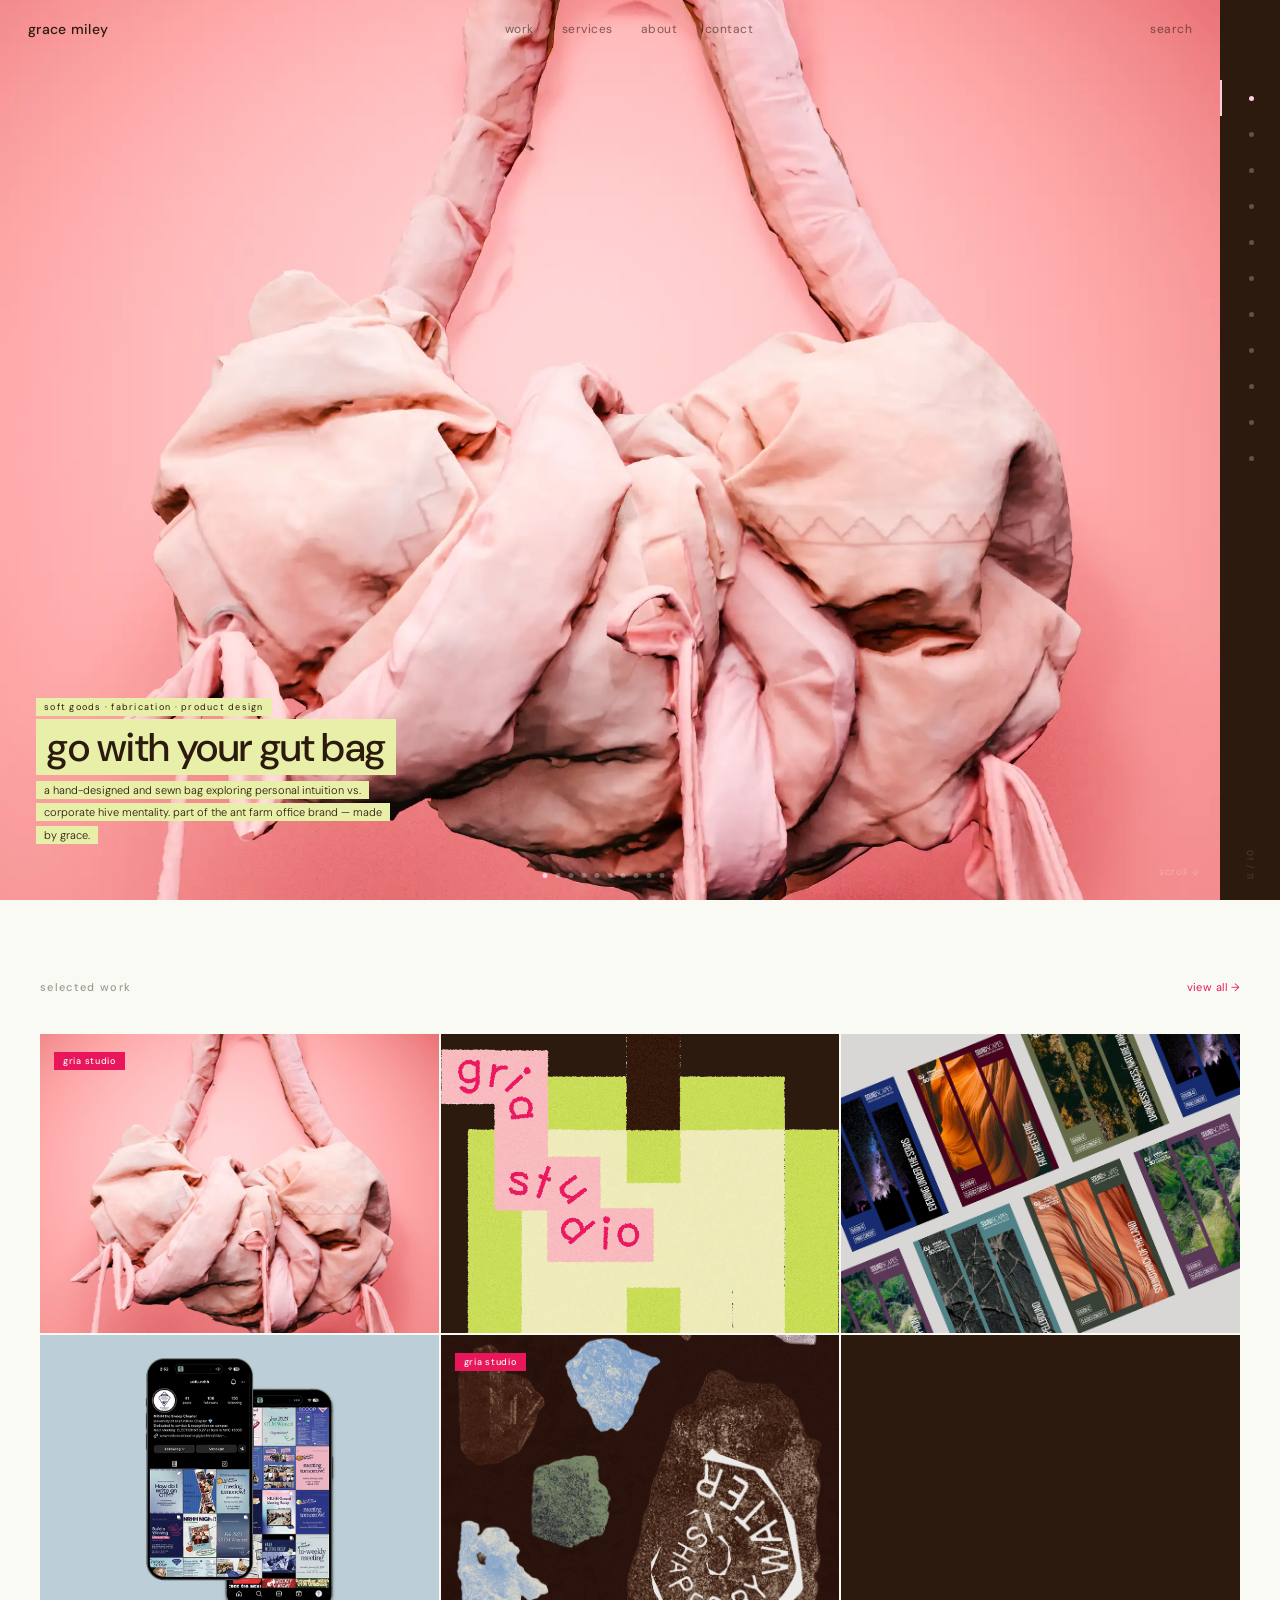
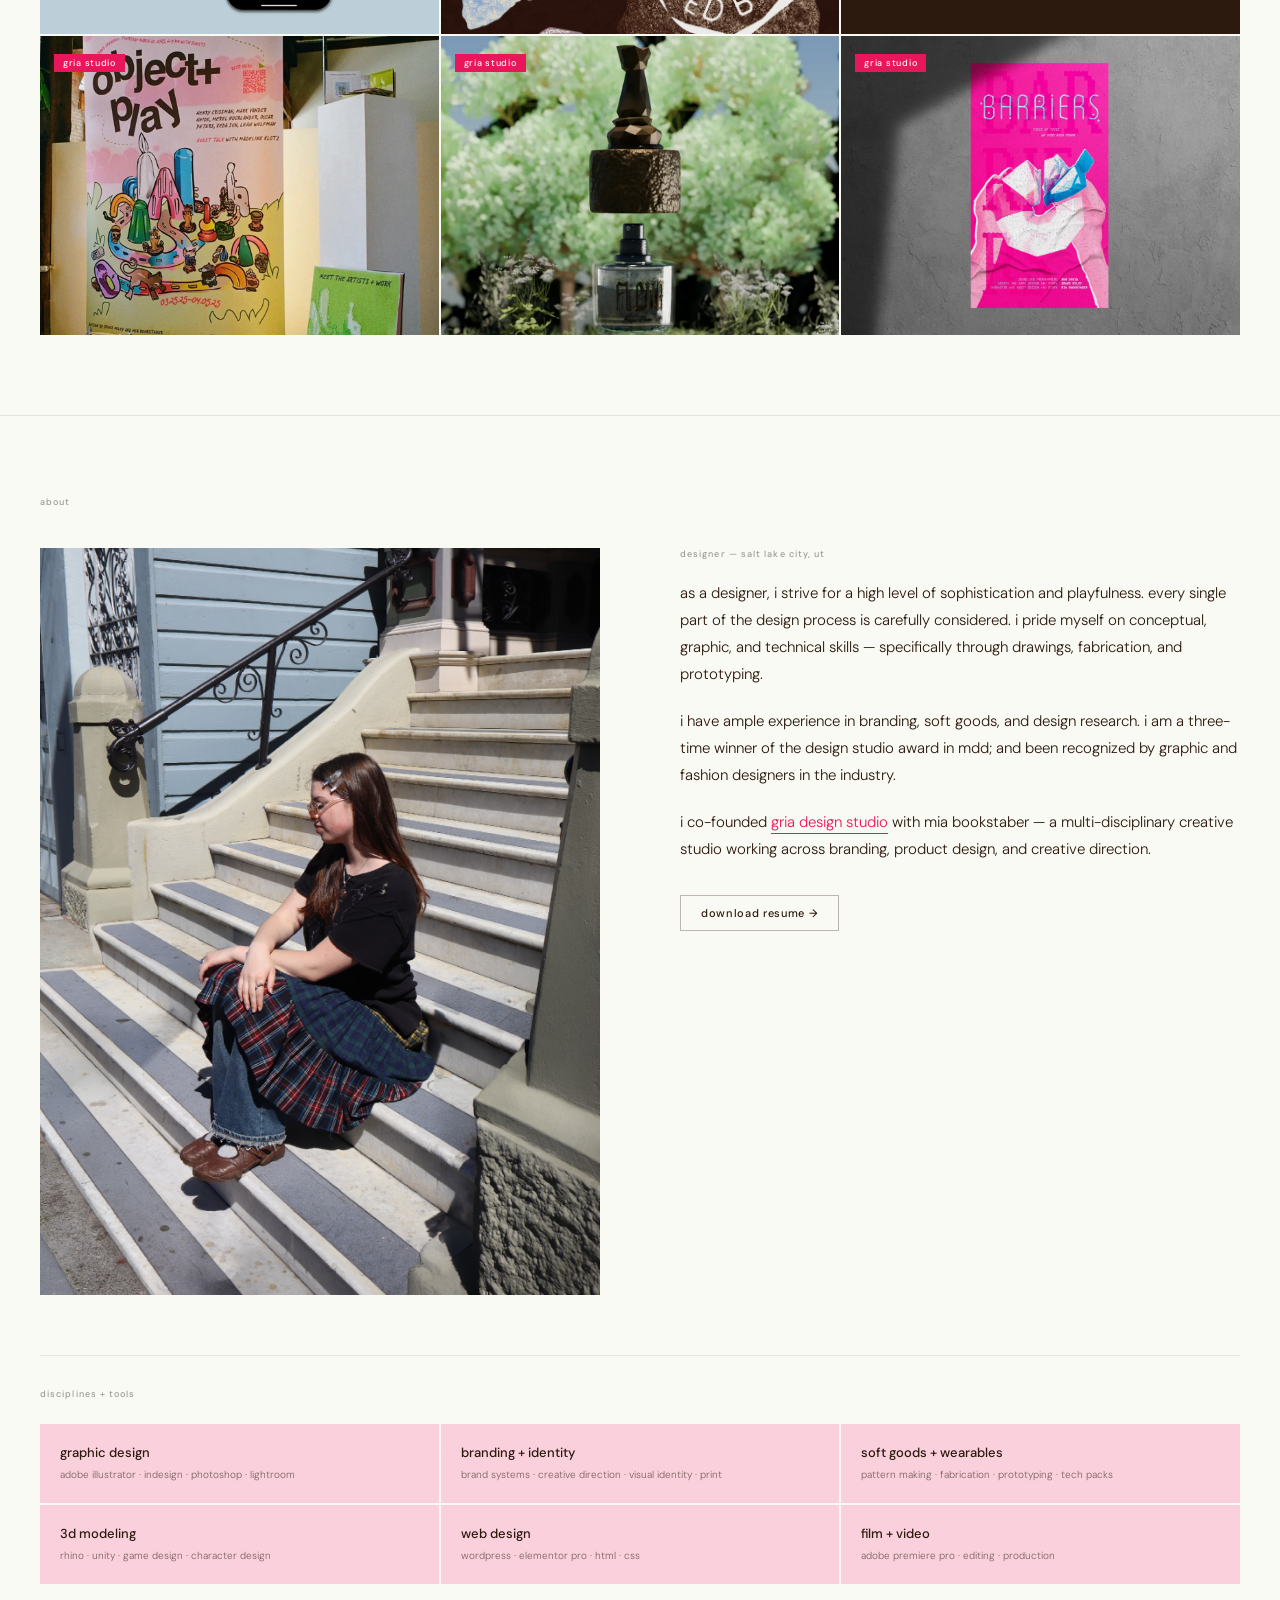
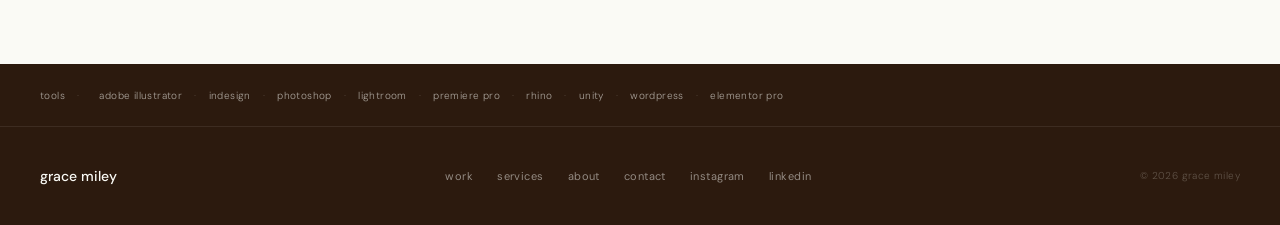
<file: index.html>
<!DOCTYPE html>
<html lang="en">
<head>
<meta charset="UTF-8">
<link rel="icon" href="data:image/svg+xml,<svg xmlns='http://www.w3.org/2000/svg' viewBox='0 0 32 32'><rect width='32' height='32' fill='%232C1A0E'/><text x='50%' y='50%' dominant-baseline='central' text-anchor='middle' font-family='DM Sans,sans-serif' font-weight='500' font-size='13' fill='%23FAFAF5'>gm</text></svg>">
<meta name="viewport" content="width=device-width, initial-scale=1.0">
<title>grace miley — designer</title>
<link href="https://fonts.googleapis.com/css2?family=DM+Sans:wght@300;400;500&display=swap" rel="stylesheet">
<style>
*, *::before, *::after { box-sizing: border-box; margin: 0; padding: 0; }
html, body { margin: 0; padding: 0; overflow-x: hidden; }

:root {
  --pink:      #F9D0DC;
  --blush:     #F4A0B8;
  --hot-pink:  #E8175C;
  --brown:     #2C1A0E;
  --off-white: #FAFAF5;
  --lime:      #C8DE6A;
  --pale-lime: #E8EFA8;
  --sky:       #7BBDD4;
  --stone:     #9C9A92;
}

html { scroll-behavior: smooth; margin: 0; padding: 0; }

body {
  font-family: 'DM Sans', sans-serif;
  font-weight: 400;
  background: var(--off-white);
  color: var(--brown);
  text-transform: lowercase;
  -webkit-font-smoothing: antialiased;
}

a { text-decoration: none; color: inherit; }

/* ============ HEADER ============ */
header {
  position: fixed;
  top: 0;
  left: 0;
  width: calc(100% - 60px);
  z-index: 100;
  display: flex;
  align-items: center;
  justify-content: space-between;
  padding: 20px 28px;
  pointer-events: none;
  background: transparent;
  border: none;
}

header * { pointer-events: all; }

.logo {
  font-size: 14px;
  font-weight: 500;
  color: var(--brown);
  letter-spacing: 0.02em;
  transition: color 0.3s;
}

nav { display: flex; gap: 28px; }

nav a {
  font-size: 12px;
  font-weight: 400;
  color: rgba(44,26,14,0.6);
  letter-spacing: 0.04em;
  transition: color 0.2s;
}

nav a:hover { color: var(--brown); }

/* dark-header: white text over hero */
header.dark-header .logo { color: var(--off-white); }
header.dark-header nav a { color: rgba(250,250,245,0.75); }
header.dark-header nav a:hover { color: var(--off-white); }

/* ============ HERO ============ */
.hero {
  display: flex;
  height: 100vh;
  min-height: 600px;
  overflow: hidden;
  margin-top: 0;
}

.hero-main {
  position: relative;
  flex: 1;
  overflow: hidden;
  background: var(--brown);
}

.hero-bg {
  position: absolute;
  inset: 0;
  background-size: cover;
  background-position: center center;
  background-repeat: no-repeat;
  transition: opacity 0.7s ease;
}

.hero-text {
  position: absolute;
  bottom: 36px;
  left: 36px;
  right: 36px;
  z-index: 10;
}

.hero-label {
  display: inline-block;
  font-size: 9px;
  font-weight: 400;
  color: var(--brown);
  letter-spacing: 0.14em;
  background: var(--pale-lime);
  padding: 3px 8px;
  margin-bottom: 8px;
}

.hero-title {
  display: inline;
  font-size: 40px;
  font-weight: 500;
  color: var(--brown);
  line-height: 1.15;
  letter-spacing: -0.01em;
  background: var(--pale-lime);
  padding: 2px 10px;
  box-decoration-break: clone;
  -webkit-box-decoration-break: clone;
}

.hero-title-wrap {
  display: block;
  margin-bottom: 8px;
}

.hero-desc {
  display: inline;
  font-size: 11px;
  font-weight: 300;
  color: var(--brown);
  line-height: 1.8;
  background: var(--pale-lime);
  padding: 2px 8px;
  box-decoration-break: clone;
  -webkit-box-decoration-break: clone;
}

.hero-desc-wrap {
  display: block;
  max-width: 360px;
  margin-bottom: 18px;
}

.hero-btn {
  display: inline-block;
  font-size: 11px;
  font-weight: 400;
  color: var(--brown);
  background: var(--pale-lime);
  padding: 8px 18px;
  letter-spacing: 0.06em;
  transition: background 0.2s;
}

.hero-btn:hover { background: var(--lime); }

.hero-dots {
  position: absolute;
  bottom: 22px;
  left: 50%;
  transform: translateX(-50%);
  display: flex;
  gap: 8px;
  z-index: 10;
}

.hero-dot {
  width: 5px;
  height: 5px;
  border-radius: 50%;
  background: rgba(250,250,245,0.3);
  cursor: pointer;
  border: none;
  padding: 0;
  transition: background 0.3s;
}

.hero-dot.active { background: var(--pink); }

.hero-scroll {
  position: absolute;
  bottom: 22px;
  right: 20px;
  font-size: 10px;
  font-weight: 300;
  color: rgba(250,250,245,0.3);
  letter-spacing: 0.06em;
  z-index: 10;
}

/* ============ SIDEBAR ============ */
.hero-sidebar {
  margin-top: 0;
  border-top: none;
  outline: none;
  width: 60px;
  min-width: 60px;
  background: var(--brown);
  display: flex;
  flex-direction: column;
  align-items: center;
  padding: 80px 0 20px;
  position: relative;
  z-index: 20;
}

.side-item {
  width: 100%;
  height: 36px;
  display: flex;
  align-items: center;
  justify-content: center;
  cursor: pointer;
  position: relative;
  border-left: 2px solid transparent;
  transition: border-color 0.25s;
}

.side-item.active { border-left-color: var(--pink); }

.side-dot {
  width: 5px;
  height: 5px;
  border-radius: 50%;
  background: rgba(250,250,245,0.25);
  transition: background 0.25s;
}

.side-item.active .side-dot { background: var(--pink); }

.side-tooltip {
  position: absolute;
  right: 64px;
  background: var(--brown);
  color: var(--off-white);
  font-size: 10px;
  font-weight: 400;
  white-space: nowrap;
  padding: 5px 12px;
  pointer-events: none;
  opacity: 0;
  transition: opacity 0.2s;
  border-left: 2px solid var(--hot-pink);
  z-index: 30;
}

.side-item:hover .side-tooltip { opacity: 1; }

.side-num {
  position: absolute;
  bottom: 20px;
  font-size: 9px;
  color: rgba(250,250,245,0.2);
  font-weight: 300;
  writing-mode: vertical-lr;
  letter-spacing: 0.1em;
}

/* ============ PROJECT GRID ============ */
.projects {
  padding: 80px 40px;
  background: var(--off-white);
}

.projects-header {
  display: flex;
  align-items: baseline;
  justify-content: space-between;
  margin-bottom: 40px;
}

.projects-header h2 {
  font-size: 11px;
  font-weight: 500;
  letter-spacing: 0.12em;
  color: var(--stone);
}

.projects-header a {
  font-size: 11px;
  font-weight: 400;
  color: var(--hot-pink);
  letter-spacing: 0.04em;
  transition: opacity 0.2s;
}

.projects-header a:hover { opacity: 0.7; }

.grid {
  display: grid;
  grid-template-columns: repeat(3, 1fr);
  gap: 2px;
}

.grid-item {
  position: relative;
  aspect-ratio: 4/3;
  overflow: hidden;
  cursor: pointer;
  background: var(--brown);
}

.grid-item img {
  width: 100%;
  height: 100%;
  object-fit: cover;
  display: block;
  transition: transform 0.5s ease, opacity 0.3s ease;
}

.grid-item:hover img {
  transform: scale(1.04);
  opacity: 0.7;
}

.grid-item-info {
  position: absolute;
  bottom: 0;
  left: 0;
  right: 0;
  padding: 20px;
  opacity: 0;
  transition: opacity 0.3s;
  z-index: 10;
}

.grid-item:hover .grid-item-info { opacity: 1; }

.grid-item-title {
  display: inline;
  font-size: 14px;
  font-weight: 500;
  color: var(--brown);
  background: var(--pale-lime);
  padding: 2px 6px;
  box-decoration-break: clone;
  -webkit-box-decoration-break: clone;
  line-height: 1.6;
}

.grid-item-label {
  display: block;
  margin-top: 6px;
}

.grid-item-cat {
  display: inline;
  font-size: 9px;
  font-weight: 400;
  color: var(--brown);
  background: var(--pale-lime);
  padding: 2px 6px;
  letter-spacing: 0.08em;
  box-decoration-break: clone;
  -webkit-box-decoration-break: clone;
}

.gria-pill {
  display: inline-block;
  font-size: 9px;
  font-weight: 500;
  color: var(--off-white);
  background: var(--hot-pink);
  padding: 3px 9px;
  letter-spacing: 0.08em;
  position: absolute;
  top: 14px;
  left: 14px;
  z-index: 10;
}

/* ============ ABOUT BLURB ============ */
.about-blurb {
  padding: 80px 40px;
  display: grid;
  grid-template-columns: 1fr 1fr;
  gap: 80px;
  align-items: center;
  border-top: 1px solid rgba(44,26,14,0.1);
}

.about-blurb-label {
  font-size: 9px;
  font-weight: 500;
  letter-spacing: 0.12em;
  color: var(--stone);
  margin-bottom: 20px;
}

.about-blurb p {
  font-size: 15px;
  font-weight: 300;
  line-height: 1.8;
  color: var(--brown);
  margin-bottom: 24px;
}

.about-blurb a {
  font-size: 12px;
  font-weight: 500;
  color: var(--hot-pink);
  letter-spacing: 0.04em;
  border-bottom: 1px solid var(--hot-pink);
  padding-bottom: 2px;
  transition: opacity 0.2s;
}

.about-blurb a:hover { opacity: 0.7; }

.about-blurb-right {
  display: flex;
  flex-direction: column;
  gap: 2px;
}

.skill-tag {
  display: inline-block;
  font-size: 10px;
  font-weight: 400;
  color: var(--brown);
  background: var(--pink);
  padding: 6px 12px;
  margin: 2px;
  letter-spacing: 0.04em;
}

/* ============ SKILLS STRIP ============ */
.skills-strip {
  background: var(--brown);
  padding: 24px 40px;
  display: flex;
  flex-wrap: wrap;
  gap: 12px;
  align-items: center;
  border-top: 1px solid rgba(44,26,14,0.1);
}

.skills-strip-label {
  font-size: 9px;
  font-weight: 500;
  letter-spacing: 0.12em;
  color: rgba(250,250,245,0.4);
  margin-right: 8px;
}

.skills-strip span {
  font-size: 10px;
  font-weight: 300;
  color: rgba(250,250,245,0.6);
  letter-spacing: 0.04em;
}

.skills-strip span::after {
  content: '·';
  margin-left: 12px;
  color: rgba(250,250,245,0.2);
}

.skills-strip span:last-child::after { content: ''; }

/* ============ FOOTER ============ */
footer {
  background: var(--brown);
  padding: 40px;
  display: flex;
  align-items: center;
  justify-content: space-between;
  border-top: 1px solid rgba(250,250,245,0.08);
}

.footer-logo {
  font-size: 14px;
  font-weight: 500;
  color: var(--off-white);
}

.footer-links {
  display: flex;
  gap: 24px;
}

.footer-links a {
  font-size: 11px;
  font-weight: 400;
  color: rgba(250,250,245,0.5);
  letter-spacing: 0.04em;
  transition: color 0.2s;
}

.footer-links a:hover { color: var(--off-white); }

.footer-copy {
  font-size: 10px;
  font-weight: 300;
  color: rgba(250,250,245,0.25);
  letter-spacing: 0.04em;
}

/* gria pill tooltip */
.gria-pill-wrap {
  position: absolute;
  top: 14px;
  left: 14px;
  z-index: 10;
}
.gria-pill-wrap .gria-pill {
  position: static;
  display: inline-block;
}
.gria-callout {
  position: absolute;
  top: calc(100% + 6px);
  left: 0;
  background: var(--brown);
  color: var(--off-white);
  font-size: 10px;
  font-weight: 300;
  line-height: 1.6;
  padding: 10px 14px;
  width: 200px;
  pointer-events: none;
  opacity: 0;
  transition: opacity 0.2s;
  border-left: 2px solid var(--hot-pink);
  z-index: 20;
  text-transform: lowercase;
}
.gria-pill-wrap:hover .gria-callout { opacity: 1; }
.hero-bg.fade-out { opacity: 0; }

/* about section */
#about { padding: 80px 40px; border-top: 1px solid rgba(44,26,14,0.1); }
.about-photo { width: 100%; aspect-ratio: 3/4; object-fit: cover; display: block; }
.about-skills-grid { display: grid; grid-template-columns: repeat(3,1fr); gap: 2px; }
.about-skill-item { background: var(--pink); padding: 20px; }
.about-skill-name { font-size: 13px; font-weight: 500; color: var(--brown); margin-bottom: 6px; }
.about-skill-tools { font-size: 10px; font-weight: 300; color: rgba(44,26,14,0.6); line-height: 1.6; }
.about-grid { display: grid; grid-template-columns: 1fr 1fr; gap: 80px; align-items: start; margin-bottom: 60px; }

/* ============ SEARCH (inline override) ============ */
.search-wrap { position: relative; display: flex; align-items: center; pointer-events: all; z-index: 200; }

.search-icon {
  background: none;
  border: none;
  padding: 0;
  cursor: pointer;
  pointer-events: all;
  font-family: 'DM Sans', sans-serif;
  font-size: 12px;
  font-weight: 400;
  letter-spacing: 0.04em;
  color: rgba(250,250,245,0.75);
  transition: color 0.2s;
}
.search-icon:hover { color: var(--off-white); }
header.solid .search-icon { color: rgba(44,26,14,0.6); }
header.solid .search-icon:hover { color: var(--brown); }
header.hero-nav-highlight .search-icon { background: var(--pale-lime) !important; color: var(--brown) !important; padding: 3px 8px !important; }

.search-input-wrap {
  position: absolute;
  right: 32px;
  top: 50%;
  transform: translateY(-50%);
  width: 0;
  overflow: hidden;
  transition: width 0.3s ease;
}
.search-input-wrap.open { width: 180px; }

.search-input {
  width: 100%;
  font-family: 'DM Sans', sans-serif;
  font-size: 11px;
  font-weight: 400;
  letter-spacing: 0.04em;
  text-transform: lowercase;
  outline: none;
  border: none;
  border-bottom: 1px solid rgba(250,250,245,0.4);
  padding: 4px 0;
  background: transparent;
  color: rgba(250,250,245,0.85);
}
header.solid .search-input { color: rgba(44,26,14,0.7); border-bottom-color: rgba(44,26,14,0.3); }
.search-input::placeholder { color: inherit; opacity: 0.5; }

.search-dropdown {
  position: absolute;
  top: calc(100% + 8px);
  right: 32px;
  width: 280px;
  background: var(--off-white);
  border: 1px solid rgba(44,26,14,0.12);
  box-shadow: 0 8px 24px rgba(44,26,14,0.12);
  z-index: 200;
  display: none;
}
.search-dropdown.open { display: block; }
.search-result { display: block; padding: 12px 16px; text-decoration: none; border-bottom: 1px solid rgba(44,26,14,0.06); transition: background 0.15s; }
.search-result:last-child { border-bottom: none; }
.search-result:hover { background: var(--pale-lime); }
.search-result-title { font-size: 12px; font-weight: 500; color: var(--brown); display: block; margin-bottom: 2px; }
.search-result-cat { font-size: 10px; font-weight: 300; color: var(--stone); letter-spacing: 0.04em; }
.search-no-results { padding: 12px 16px; font-size: 11px; font-weight: 300; color: var(--stone); }

</style>
<style>
#heroLink:hover { background: rgba(240,234,191,0.30) !important; }
#heroLink:hover .hero-view-label { opacity: 1 !important; }
.hero-view-label { opacity:0; transition:opacity 0.3s; font-size:13px; font-weight:500; color:#2C1A0E; letter-spacing:0.12em; background:#f0eabf; padding:10px 28px; pointer-events:none; }
header { transition: background 0.3s; }
header.hero-hovered { background: rgba(240,234,191,0.30) !important; border-bottom: none !important; }
</style>
</head>
<body>

<!-- HEADER -->
<header>
  <a href="index.html" class="logo">grace miley</a>
  <nav>
    <a href="work.html">work</a>
    <a href="https://griadesign.com/contact" target="_blank">services</a>
    <a href="index.html#about">about</a>
    <a href="contact.html">contact</a>
  </nav>
  <div id="siteSearch" style="position:relative;pointer-events:all;z-index:9999;display:flex;align-items:center;gap:8px;">
    <button id="searchToggle" style="background:none;border:none;cursor:pointer;font-family:DM Sans,sans-serif;font-size:12px;font-weight:400;letter-spacing:0.04em;color:rgba(44,26,14,0.6);pointer-events:all;padding:0;transition:color 0.2s;">search</button>
    <input id="searchInput" type="text" placeholder="type to search..." style="display:none;font-family:DM Sans,sans-serif;font-size:11px;font-weight:400;letter-spacing:0.04em;text-transform:lowercase;background:transparent;border:none;border-bottom:1px solid rgba(250,250,245,0.4);color:rgba(250,250,245,0.85);outline:none;padding:4px 0;width:160px;">
    <div id="searchDropdown" style="display:none;position:absolute;top:calc(100% + 12px);right:0;width:280px;background:#FAFAF5;border:1px solid rgba(44,26,14,0.12);box-shadow:0 8px 24px rgba(44,26,14,0.12);z-index:9999;"></div>
  </div>
</header>

<!-- HERO -->
<section class="hero" style="margin-top:0;padding-top:0;display:flex;position:relative;">
  <div class="hero-main">
    <div class="hero-bg" id="heroBg"></div>
    <div class="hero-text">
      <div><span class="hero-label" id="heroLabel"></span></div>
      <div class="hero-title-wrap"><span class="hero-title" id="heroTitle"></span></div>
      <div class="hero-desc-wrap"><span class="hero-desc" id="heroDesc"></span></div>
      <a class="hero-btn" id="heroBtn" href="#" style="display:none"></a>
    </div>
    <div class="hero-dots" id="heroDots"></div>
    <div class="hero-scroll">scroll ↓</div>
    <div class="hero-main-link" id="heroLink" onclick="window.location.href=document.getElementById('heroBtn').href" style="position:absolute;inset:0;top:0;z-index:15;cursor:pointer;background:transparent;transition:background 0.3s;display:flex;align-items:center;justify-content:center;"><span class="hero-view-label">view project</span></div>
  </div>
  <div class="hero-sidebar" id="heroSidebar">
    <span class="side-num" id="sideNum">01 / 09</span>
  </div>
</section>

<!-- PROJECT GRID -->
<section class="projects" id="work">
  <div class="projects-header">
    <h2>selected work</h2>
    <a href="work.html">view all →</a>
  </div>
  <div class="grid">

    <a href="ant-farm-office.html" class="grid-item">
      <div class="gria-pill-wrap"><span class="gria-pill">gria studio</span><div class="gria-callout">gria design studio — a multi-disciplinary creative studio co-founded with mia bookstaber, working across branding, product design, and creative direction.</div></div>
      <img src="/images/bagpic1.webp" alt="ant farm office" loading="lazy" decoding="async">
      <div class="grid-item-info">
        <span class="grid-item-title">ant farm office</span>
        <div class="grid-item-label"><span class="grid-item-cat">wearables · branding · soft goods</span></div>
      </div>
    </a>

    <a href="gria-studio.html" class="grid-item gria-logo-item">
      <img src="/images/Artboard 15gs2 (1).webp" alt="gria studio" loading="lazy" decoding="async">
      <div class="grid-item-info">
        <span class="grid-item-title">gria studio</span>
        <div class="grid-item-label"><span class="grid-item-cat">branding · identity · creative direction</span></div>
      </div>
    </a>

    <a href="gjso-soundscapes.html" class="grid-item">
      <img src="/images/Mockup (2).webp" alt="gjso soundscapes" loading="lazy" decoding="async">
      <div class="grid-item-info">
        <span class="grid-item-title">gjso soundscapes</span>
        <div class="grid-item-label"><span class="grid-item-cat">branding · print · identity system</span></div>
      </div>
    </a>

    <a href="nrhh-swoop.html" class="grid-item">
      <img src="/images/phonebig.webp" alt="nrhh swoop chapter" loading="lazy" decoding="async">
      <div class="grid-item-info">
        <span class="grid-item-title">nrhh swoop chapter</span>
        <div class="grid-item-label"><span class="grid-item-cat">branding · social media · merch</span></div>
      </div>
    </a>

    <a href="shaped-by-water.html" class="grid-item">
      <div class="gria-pill-wrap"><span class="gria-pill">gria studio</span><div class="gria-callout">gria design studio — a multi-disciplinary creative studio co-founded with mia bookstaber, working across branding, product design, and creative direction.</div></div>
      <img src="/images/SBWposterpromotion11102.webp" alt="shaped by water" loading="lazy" decoding="async">
      <div class="grid-item-info">
        <span class="grid-item-title">shaped by water</span>
        <div class="grid-item-label"><span class="grid-item-cat">branding · print · exhibition</span></div>
      </div>
    </a>

    <a href="digital-threads.html" class="grid-item">
      <img src="/images/Digitalthreadsmockup.webp" alt="digital threads" loading="lazy" decoding="async">
      <div class="grid-item-info">
        <span class="grid-item-title">digital threads</span>
        <div class="grid-item-label"><span class="grid-item-cat">editorial · publication · ux</span></div>
      </div>
    </a>

    <a href="object-and-play.html" class="grid-item">
      <div class="gria-pill-wrap"><span class="gria-pill">gria studio</span><div class="gria-callout">gria design studio — a multi-disciplinary creative studio co-founded with mia bookstaber, working across branding, product design, and creative direction.</div></div>
      <img src="/images/Objectandplayhero.webp" alt="object + play" loading="lazy" decoding="async">
      <div class="grid-item-info">
        <span class="grid-item-title">object + play</span>
        <div class="grid-item-label"><span class="grid-item-cat">event design · print · illustration</span></div>
      </div>
    </a>

    <a href="missing-piece-fleur.html" class="grid-item">
      <div class="gria-pill-wrap"><span class="gria-pill">gria studio</span><div class="gria-callout">gria design studio — a multi-disciplinary creative studio co-founded with mia bookstaber, working across branding, product design, and creative direction.</div></div>
      <img src="/images/FinalImage (2).webp" alt="missing piece / fleur" loading="lazy" decoding="async">
      <div class="grid-item-info">
        <span class="grid-item-title">missing piece / fleur</span>
        <div class="grid-item-label"><span class="grid-item-cat">product design · packaging · 3d</span></div>
      </div>
    </a>

    <a href="barriers.html" class="grid-item">
      <div class="gria-pill-wrap"><span class="gria-pill">gria studio</span><div class="gria-callout">gria design studio — a multi-disciplinary creative studio co-founded with mia bookstaber, working across branding, product design, and creative direction.</div></div>
      <img src="/images/0BF9B406-0839-49D8-AE76-B746DA3AA7C1 (1).webp" alt="barriers" loading="lazy" decoding="async">
      <div class="grid-item-info">
        <span class="grid-item-title">barriers</span>
        <div class="grid-item-label"><span class="grid-item-cat">game design · 3d · installation</span></div>
      </div>
    </a>

  </div>
</section>

<!-- ABOUT SECTION (merged) -->
<section id="about">
  <div style="font-size:9px;font-weight:500;letter-spacing:0.12em;color:var(--stone);margin-bottom:40px;">about</div>
  <div class="about-grid">
    <div>
      <img class="about-photo" src="/images/IMG_4265.webp" alt="grace miley" loading="lazy" decoding="async">
    </div>
    <div>
      <div style="font-size:9px;font-weight:500;letter-spacing:0.12em;color:var(--stone);margin-bottom:20px;">designer — salt lake city, ut</div>
      <p style="font-size:15px;font-weight:300;line-height:1.8;color:var(--brown);margin-bottom:20px;">as a designer, i strive for a high level of sophistication and playfulness. every single part of the design process is carefully considered. i pride myself on conceptual, graphic, and technical skills — specifically through drawings, fabrication, and prototyping.</p>
      <p style="font-size:15px;font-weight:300;line-height:1.8;color:var(--brown);margin-bottom:20px;">i have ample experience in branding, soft goods, and design research. i am a three-time winner of the design studio award in mdd; and been recognized by graphic and fashion designers in the industry.</p>
      <p style="font-size:15px;font-weight:300;line-height:1.8;color:var(--brown);margin-bottom:20px;">i co-founded <a href="https://griadesign.com" target="_blank" style="color:var(--hot-pink);border-bottom:1px solid var(--hot-pink);padding-bottom:1px;">gria design studio</a> with mia bookstaber — a multi-disciplinary creative studio working across branding, product design, and creative direction.</p>
      <div style="display:flex;gap:16px;flex-wrap:wrap;margin-top:32px;">
        
        <a href="https://acrobat.adobe.com/id/urn:aaid:sc:VA6C2:da061e28-49d4-479a-85ed-a1eb19265872" target="_blank" style="display:inline-block;font-size:11px;font-weight:500;color:var(--brown);border:1px solid rgba(44,26,14,0.3);padding:10px 20px;letter-spacing:0.06em;">download resume &#8594;</a>
      </div>
    </div>
  </div>
  <div style="font-size:9px;font-weight:500;letter-spacing:0.12em;color:var(--stone);margin-bottom:24px;padding-top:32px;border-top:1px solid rgba(44,26,14,0.1);">disciplines + tools</div>
  <div class="about-skills-grid">
    <div class="about-skill-item"><div class="about-skill-name">graphic design</div><div class="about-skill-tools">adobe illustrator · indesign · photoshop · lightroom</div></div>
    <div class="about-skill-item"><div class="about-skill-name">branding + identity</div><div class="about-skill-tools">brand systems · creative direction · visual identity · print</div></div>
    <div class="about-skill-item"><div class="about-skill-name">soft goods + wearables</div><div class="about-skill-tools">pattern making · fabrication · prototyping · tech packs</div></div>
    <div class="about-skill-item"><div class="about-skill-name">3d modeling</div><div class="about-skill-tools">rhino · unity · game design · character design</div></div>
    <div class="about-skill-item"><div class="about-skill-name">web design</div><div class="about-skill-tools">wordpress · elementor pro · html · css</div></div>
    <div class="about-skill-item"><div class="about-skill-name">film + video</div><div class="about-skill-tools">adobe premiere pro · editing · production</div></div>
  </div>
</section>

<!-- SKILLS STRIP -->
<div class="skills-strip">
  <span class="skills-strip-label">tools</span>
  <span>adobe illustrator</span>
  <span>indesign</span>
  <span>photoshop</span>
  <span>lightroom</span>
  <span>premiere pro</span>
  <span>rhino</span>
  <span>unity</span>
  <span>wordpress</span>
  <span>elementor pro</span>
</div>

<!-- FOOTER -->
<footer>
  <span class="footer-logo">grace miley</span>
  <div class="footer-links">
    <a href="work.html">work</a>
    <a href="https://griadesign.com/contact" target="_blank">services</a>
    <a href="index.html#about">about</a>
    <a href="contact.html">contact</a>
    <a href="https://www.instagram.com/gracmiley/" target="_blank">instagram</a>
    <a href="https://www.linkedin.com/in/grace-miley-101b8b298/" target="_blank">linkedin</a>
  </div>
  <span class="footer-copy">© 2026 grace miley</span>
</footer>

<script>
(function() {
  var data = [
    { n:'01', t:'go with your gut bag', l:'soft goods · fabrication · product design', d:'a hand-designed and sewn bag exploring personal intuition vs. corporate hive mentality. part of the ant farm office brand — made by grace.', img:'/images/bagpic1.webp', url:'go-with-your-gut-bag.html' },
    { n:'02', t:'ant farm office', l:'wearables · branding · soft goods · creative direction', d:'a wearable brand exploring personal intuition vs. corporate hive mindset — grace led graphics, soft goods, office uniform, and story across four phases.', img:'/images/ArwynCoverphotoforMIRO (1).webp', url:'ant-farm-office.html' },
    { n:'03', t:'digital threads', l:'editorial design · publication · ux · social impact', d:"an interactive digital zine helping newcomers navigate resettlement resources and digital literacy — presented at the irc's tech confluence in new york city.", img:'/images/Digitalthreadsmockup.webp', url:'digital-threads.html' },
    { n:'04', t:'gria studio', l:'branding · identity · creative direction · product design', d:'a multi-disciplinary design studio co-founded with mia bookstaber — branding, creative direction, and product design.', img:'/images/Artboard 15gs2 (1).webp', url:'gria-studio.html' },
    { n:'05', t:'gjso soundscapes', l:'branding · graphic design · print · identity system', d:"a full season identity system for the grand junction symphony orchestra's 47th season — posters, banners, brochures, and merch across 8 concerts.", img:'/images/Mockup (2).webp', url:'gjso-soundscapes.html' },
    { n:'06', t:'shaped by water', l:'branding · print · exhibition · toy design · fabrication', d:'a semester-long brand and merchandise system inspired by the history of the great salt lake — posters, pamphlets, hand-cast resin and crayon toys.', img:'/images/SBWposterpromotion11102.webp', url:'shaped-by-water.html' },
    { n:'07', t:'object + play', l:'event design · print · editorial · illustration · branding', d:'logo, zine, poster, price list, and social campaign for a gala showcasing nine artists at the gala in salt lake city.', img:'/images/Objectandplayhero.webp', url:'object-and-play.html' },
    { n:'08', t:'missing piece / fleur', l:'product design · branding · packaging · 3d · design research', d:"a full product redesign of phlur's viral fragrance — repositioned from grief to ambition. new packaging, identity, bottle design, and tech packs.", img:'/images/FinalImage (2).webp', url:'missing-piece-fleur.html' },
    { n:'09', t:'barriers', l:'game design · 3d · installation · character design · print · interactive', d:'a site-specific video game projected onto real cave walls in millcreek canyon — with hand-built arduino controller, low-poly characters, and an original narrative.', img:'/images/0BF9B406-0839-49D8-AE76-B746DA3AA7C1 (1).webp', url:'barriers.html' },
    { n:'10', t:'nrhh swoop chapter', l:'branding · identity · social media · merch · illustration', d:"creative director for the university of utah's nrhh chapter — logo, merch, event graphics, and a full social media campaign.", img:'/images/phonebig.webp', url:'nrhh-swoop.html' },
    { n:'11', t:'imogen jacket', l:'soft goods · wearables · fashion design · fabrication', d:'a wearable design project rooted in memory — designed from concept through manufacturing-ready tech pack documentation. grace was sole designer.', img:'/images/imogenjackethero.webp', url:'imogen-jacket.html' }
  ];

  var cur = 0;
  var timer = null;

  document.querySelector('header') && document.querySelector('header').classList.add('hero-nav-highlight');
  var elBg      = document.getElementById('heroBg');
  var elLabel   = document.getElementById('heroLabel');
  var elTitle   = document.getElementById('heroTitle');
  var elDesc    = document.getElementById('heroDesc');
  var elBtn     = document.getElementById('heroBtn');
  var elDots    = document.getElementById('heroDots');
  var elSidebar = document.getElementById('heroSidebar');
  var elNum     = document.getElementById('sideNum');

  if (!elBg) return;

  // Preload all images
  data.forEach(function(p) { var i = new Image(); i.src = p.img; });

  function show(idx) {
    cur = idx;
    var p = data[idx];
    elBg.style.backgroundImage = 'url("' + p.img + '")';
    elLabel.textContent  = p.l;
    elTitle.textContent  = p.t;
    elDesc.textContent   = p.d;
    elBtn.href           = p.url;
    var heroLink = document.getElementById('heroLink'); if (heroLink) heroLink.href = p.url;
    elNum.textContent    = p.n + ' / 11';
    document.querySelectorAll('.hero-dot').forEach(function(d,i){ d.classList.toggle('active', i===idx); });
    document.querySelectorAll('.side-item').forEach(function(s,i){ s.classList.toggle('active', i===idx); });
  }

  function startTimer() {
    clearInterval(timer);
    timer = setInterval(function(){ show((cur+1) % data.length); }, 6000);
  }

  // Build dots
  data.forEach(function(p, i) {
    var dot = document.createElement('button');
    dot.className = 'hero-dot' + (i===0?' active':'');
    dot.addEventListener('click', function(){ show(i); startTimer(); });
    elDots.appendChild(dot);
  });

  // Build sidebar items
  data.forEach(function(p, i) {
    var item = document.createElement('div');
    item.className = 'side-item' + (i===0?' active':'');
    item.innerHTML = '<div class="side-dot"></div><div class="side-tooltip">' + p.n + ' — ' + p.t + '</div>';
    item.addEventListener('click', function(){ show(i); startTimer(); });
    elSidebar.insertBefore(item, elNum);
  });

  show(0);
  startTimer();
})();
</script>

<script>
(function() {
  var projects = [
    { title: 'go with your gut bag', cats: 'soft goods fabrication product design wearables branding tech pack clo3d', url: 'go-with-your-gut-bag.html' },
    { title: 'ant farm office', cats: 'wearables branding soft goods product design game design graphics uniform story', url: 'ant-farm-office.html' },
    { title: 'digital threads', cats: 'editorial design publication ux social impact zine irc resettlement digital literacy', url: 'digital-threads.html' },
    { title: 'gria studio', cats: 'branding identity creative direction product design studio co-founder', url: 'gria-studio.html' },
    { title: 'gjso soundscapes', cats: 'branding graphic design print identity system symphony orchestra grand junction posters', url: 'gjso-soundscapes.html' },
    { title: 'shaped by water', cats: 'branding print exhibition toy design fabrication great salt lake resin crayon', url: 'shaped-by-water.html' },
    { title: 'object + play', cats: 'event design print editorial illustration branding gala salt lake city zine poster', url: 'object-and-play.html' },
    { title: 'missing piece / fleur', cats: 'product design branding packaging 3d design research fragrance phlur tech pack', url: 'missing-piece-fleur.html' },
    { title: 'barriers', cats: 'game design 3d installation character design print interactive cave arduino unity', url: 'barriers.html' },
    { title: 'nrhh swoop chapter', cats: 'branding identity social media merch illustration university of utah residential duck', url: 'nrhh-swoop.html' },
    { title: 'imogen jacket', cats: 'soft goods wearables fashion design fabrication pattern making tech pack clo3d memory', url: 'imogen-jacket.html' },
  ];

  var btn      = document.getElementById('searchToggle');
  var input    = document.getElementById('searchInput');
  var dropdown = document.getElementById('searchDropdown');
  var wrap     = document.getElementById('siteSearch');

  if (!btn || !input || !dropdown) return;

  var open = false;

  btn.addEventListener('click', function(e) {
    e.stopPropagation();
    open = !open;
    if (open) {
      input.style.display = 'block';
      input.focus();
      dropdown.style.display = 'none';
      dropdown.innerHTML = '';
    } else {
      input.style.display = 'none';
      dropdown.style.display = 'none';
      input.value = '';
    }
  });

  input.addEventListener('input', function() {
    var q = this.value.trim().toLowerCase();
    dropdown.innerHTML = '';
    if (!q) { dropdown.style.display = 'none'; return; }

    var matches = projects.filter(function(p) {
      return p.title.toLowerCase().indexOf(q) !== -1 || p.cats.toLowerCase().indexOf(q) !== -1;
    });

    if (matches.length === 0) {
      dropdown.innerHTML = '<div style="padding:12px 16px;font-size:11px;font-weight:300;color:#9C9A92;font-family:DM Sans,sans-serif;">no results for “' + q + '”</div>';
    } else {
      matches.forEach(function(p) {
        var a = document.createElement('a');
        a.href = p.url;
        a.style.cssText = 'display:block;padding:12px 16px;text-decoration:none;border-bottom:1px solid rgba(44,26,14,0.06);transition:background 0.15s;font-family:DM Sans,sans-serif;';
        a.innerHTML = '<span style="font-size:12px;font-weight:500;color:#2C1A0E;display:block;margin-bottom:2px;text-transform:lowercase;">' + p.title + '</span><span style="font-size:10px;font-weight:300;color:#9C9A92;letter-spacing:0.04em;">' + p.cats.split(' ').slice(0,4).join(' · ') + '</span>';
        a.addEventListener('mouseover', function() { this.style.background = '#E8EFA8'; });
        a.addEventListener('mouseout',  function() { this.style.background = ''; });
        dropdown.appendChild(a);
      });
    }
    dropdown.style.display = 'block';
  });

  input.addEventListener('keydown', function(e) {
    if (e.key === 'Escape') {
      open = false;
      input.style.display = 'none';
      dropdown.style.display = 'none';
      input.value = '';
    }
  });

  document.addEventListener('click', function(e) {
    if (wrap && !wrap.contains(e.target)) {
      open = false;
      input.style.display = 'none';
      dropdown.style.display = 'none';
      input.value = '';
    }
  });

  // Update search color when header switches between dark/solid
  var observer = new MutationObserver(function() {
    var header = document.querySelector('header');
    if (header && header.classList.contains('solid')) {
      btn.style.color = 'rgba(44,26,14,0.6)';
      input.style.color = 'rgba(44,26,14,0.7)';
      input.style.borderBottomColor = 'rgba(44,26,14,0.3)';
    } else {
      btn.style.color = 'rgba(250,250,245,0.75)';
      input.style.color = 'rgba(250,250,245,0.85)';
      input.style.borderBottomColor = 'rgba(250,250,245,0.4)';
    }
  });
  var header = document.querySelector('header');
  if (header) observer.observe(header, { attributes: true, attributeFilter: ['class'] });
})();
</script>

<script>
(function() {
  var heroLink = document.getElementById('heroLink');
  var header = document.querySelector('header');
  if (!heroLink || !header) return;
  heroLink.addEventListener('mouseover', function() { header.classList.add('hero-hovered'); });
  heroLink.addEventListener('mouseout',  function() { header.classList.remove('hero-hovered'); });
})();
</script>
</body>
</html>
</file>
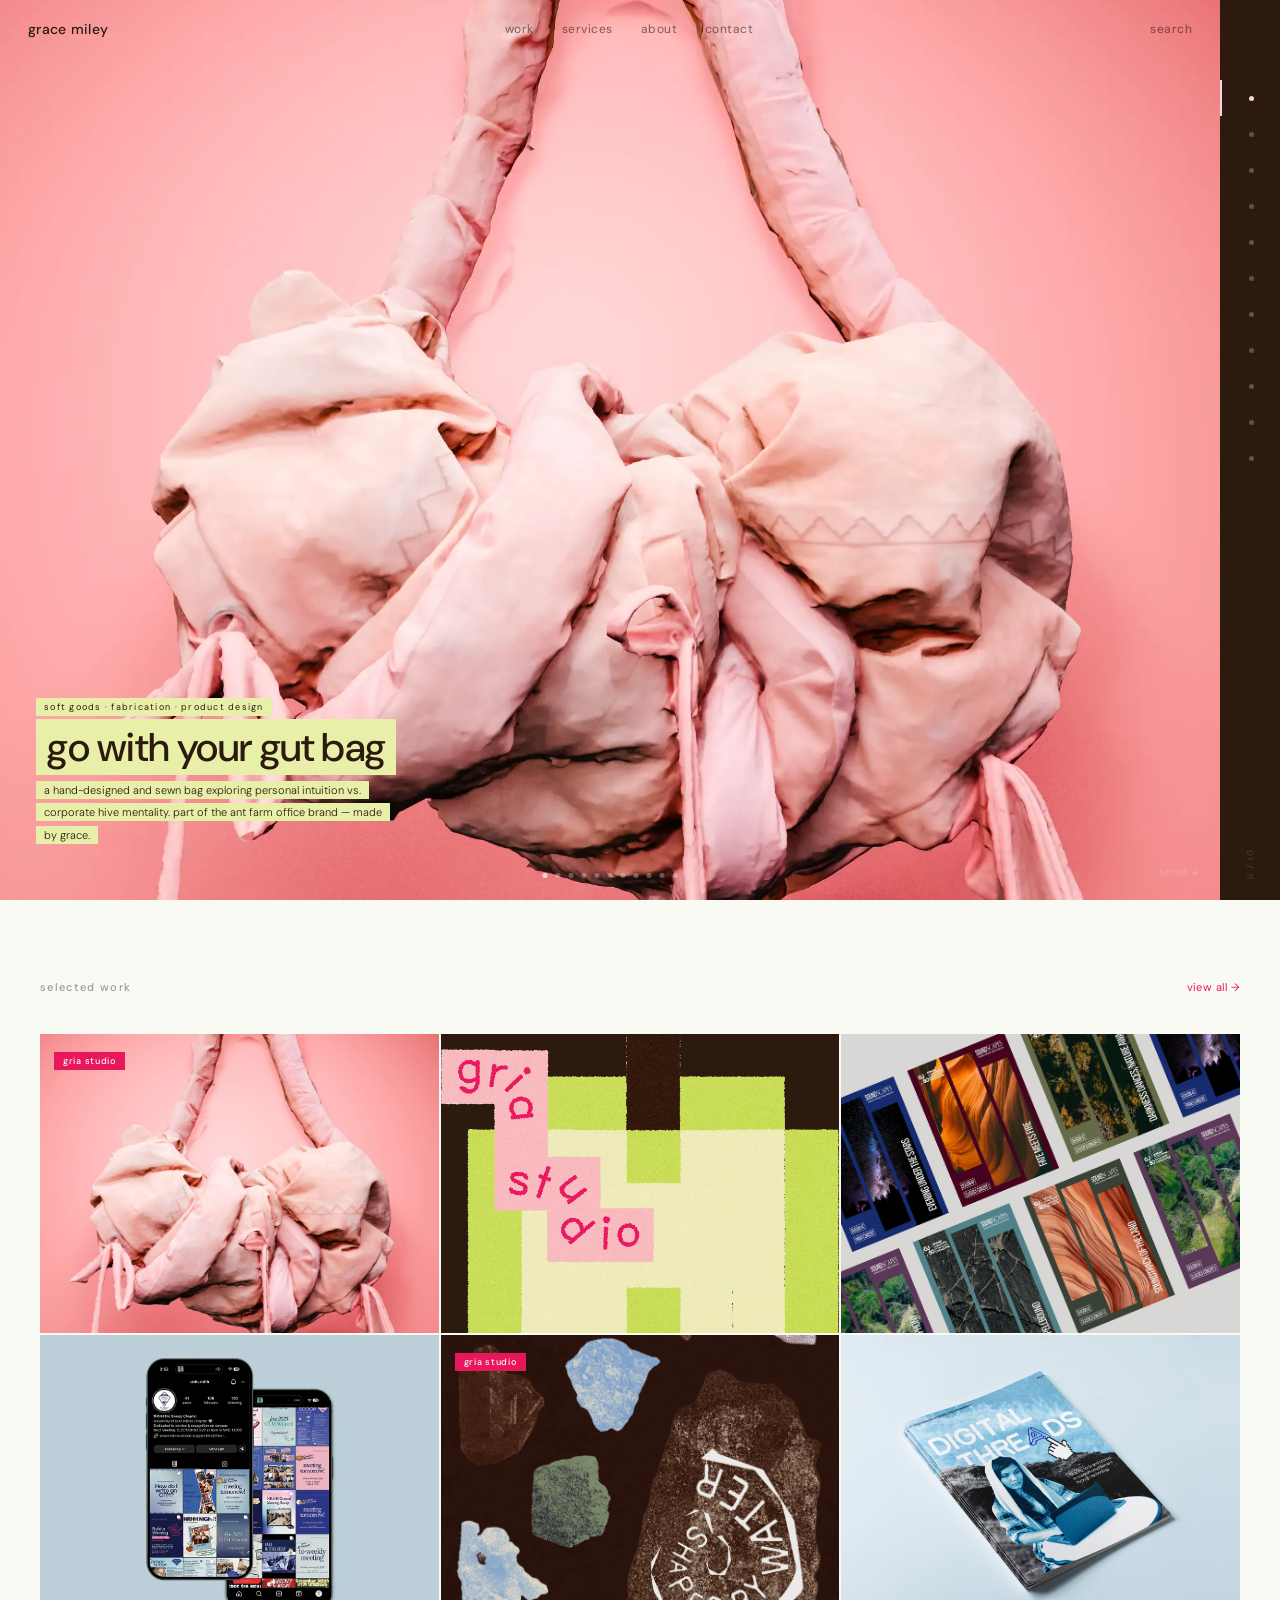
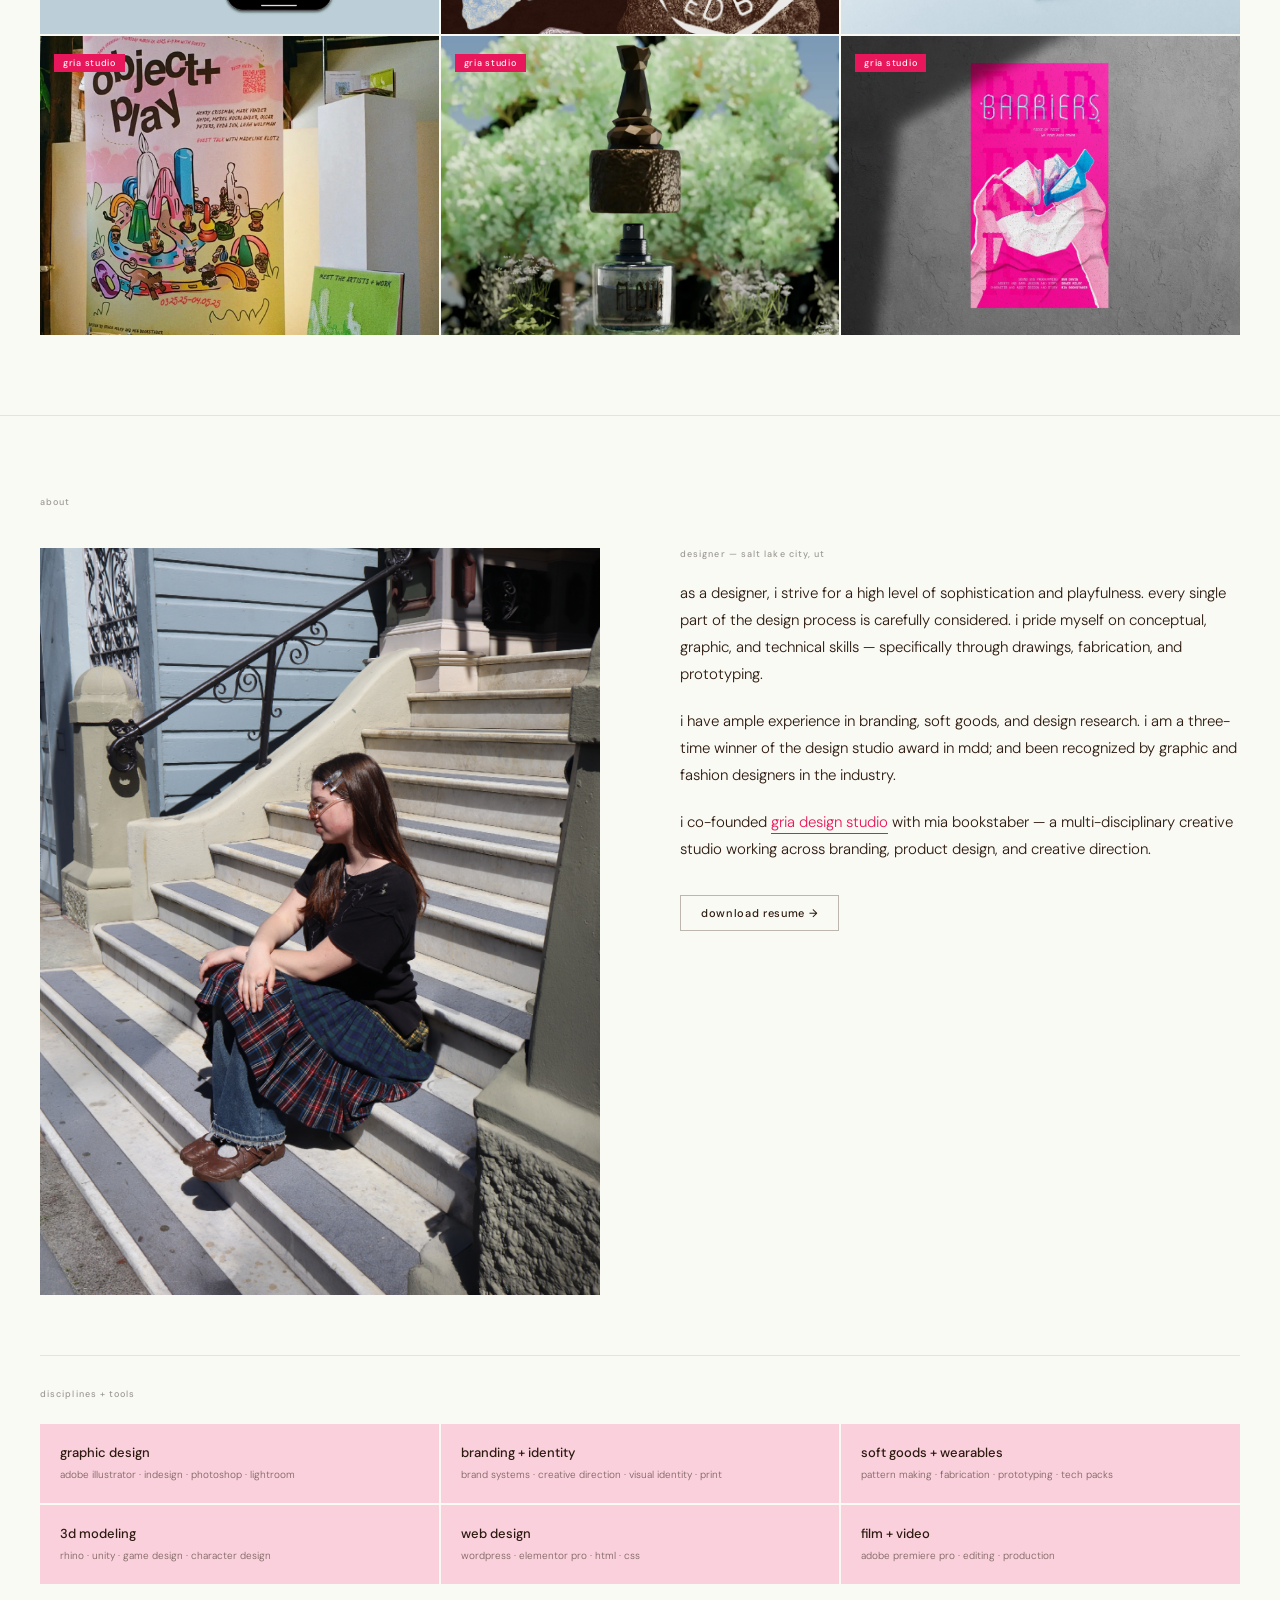
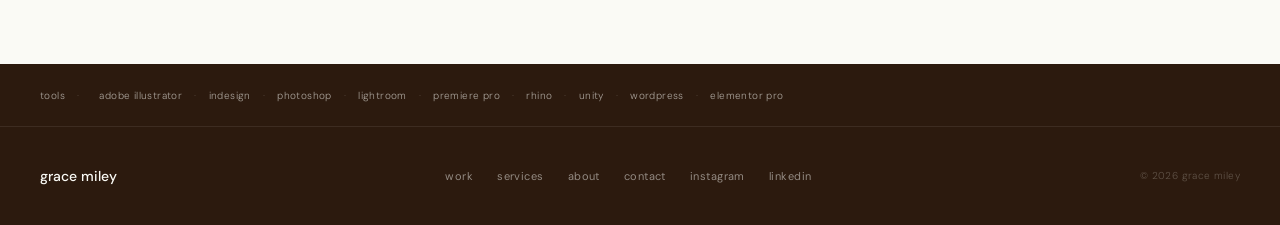
<file: about.html>
<!DOCTYPE html>
<html lang="en">
<head>
<meta charset="UTF-8">
<meta name="viewport" content="width=device-width, initial-scale=1.0">
<title>about — grace miley</title>
<meta http-equiv="refresh" content="0; url=index.html#about">
<script>window.location.replace('index.html#about');</script>
</head>
<body>
<p>redirecting... <a href="index.html#about">click here if not redirected</a></p>
</body>
</html>
</file>
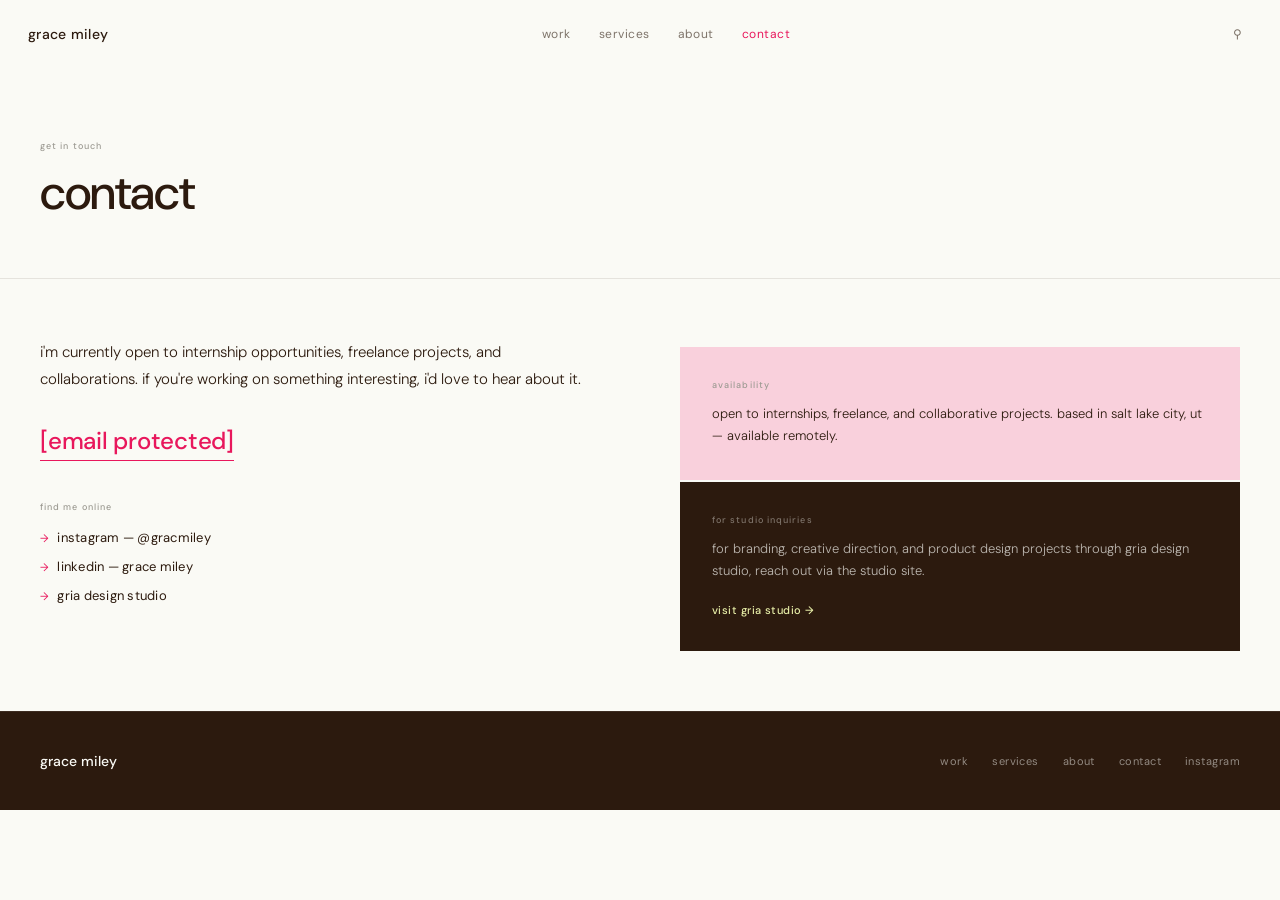
<file: contact.html>
<!DOCTYPE html>
<html lang="en">
<head>
<meta charset="UTF-8">
<link rel="icon" href="data:image/svg+xml,<svg xmlns='http://www.w3.org/2000/svg' viewBox='0 0 32 32'><rect width='32' height='32' fill='%232C1A0E'/><text x='50%' y='50%' dominant-baseline='central' text-anchor='middle' font-family='DM Sans,sans-serif' font-weight='500' font-size='13' fill='%23FAFAF5'>gm</text></svg>">
<meta name="viewport" content="width=device-width, initial-scale=1.0">
<title>contact — grace miley</title>
<link href="https://fonts.googleapis.com/css2?family=DM+Sans:wght@300;400;500&display=swap" rel="stylesheet">
<link rel="stylesheet" href="style.css">
</head>
<body>

<header>
  <a href="index.html" class="logo">grace miley</a>
  <nav>
    <a href="work.html">work</a>
    <a href="https://griadesign.com/contact" target="_blank">services</a>
    <a href="index.html#about">about</a>
    <a href="contact.html" class="active">contact</a>
  </nav>
  <div class="search-wrap">
    <button class="search-icon" aria-label="search">&#9906;</button>
    <div class="search-input-wrap">
      <input class="search-input" type="text" placeholder="search projects...">
    </div>
    <div class="search-dropdown"></div>
  </div>
</header>

<div class="page-header">
  <div class="page-header-label">get in touch</div>
  <h1>contact</h1>
</div>

<section class="contact-wrap">
  <div class="contact-intro">
    <p>i'm currently open to internship opportunities, freelance projects, and collaborations. if you're working on something interesting, i'd love to hear about it.</p>
    <a href="/cdn-cgi/l/email-protection#82e5f0e3e1e7ace1acefebeee7fbc2e5efe3ebeeace1edef" class="contact-email"><span class="__cf_email__" data-cfemail="adcadfcccec883ce83c0c4c1c8d4edcac0ccc4c183cec2c0">[email&#160;protected]</span></a>

    <div class="contact-social">
      <div class="contact-social-label">find me online</div>
      <div class="contact-social-links">
        <a href="https://www.instagram.com/gracmiley/" target="_blank">instagram — @gracmiley</a>
        <a href="https://www.linkedin.com/in/grace-miley-101b8b298/" target="_blank">linkedin — grace miley</a>
        <a href="https://griadesign.com" target="_blank">gria design studio</a>
      </div>
    </div>
  </div>

  <div class="contact-right">
    <div class="contact-availability">
      <div class="contact-availability-label">availability</div>
      <p>open to internships, freelance, and collaborative projects. based in salt lake city, ut — available remotely.</p>
    </div>
    <div class="contact-studio">
      <div class="contact-studio-label">for studio inquiries</div>
      <p>for branding, creative direction, and product design projects through gria design studio, reach out via the studio site.</p>
      <a href="https://griadesign.com/contact" target="_blank">visit gria studio →</a>
    </div>
  </div>
</section>

<footer>
  <span class="footer-logo">grace miley</span>
  <div class="footer-links">
    <a href="work.html">work</a>
    <a href="https://griadesign.com/contact" target="_blank">services</a>
    <a href="index.html#about">about</a>
    <a href="contact.html">contact</a>
    <a href="https://www.instagram.com/gracmiley/" target="_blank">instagram</a>
    <a href="https://www.linkedin.com/in/grace-miley-101b8b298/" target="_
</file>
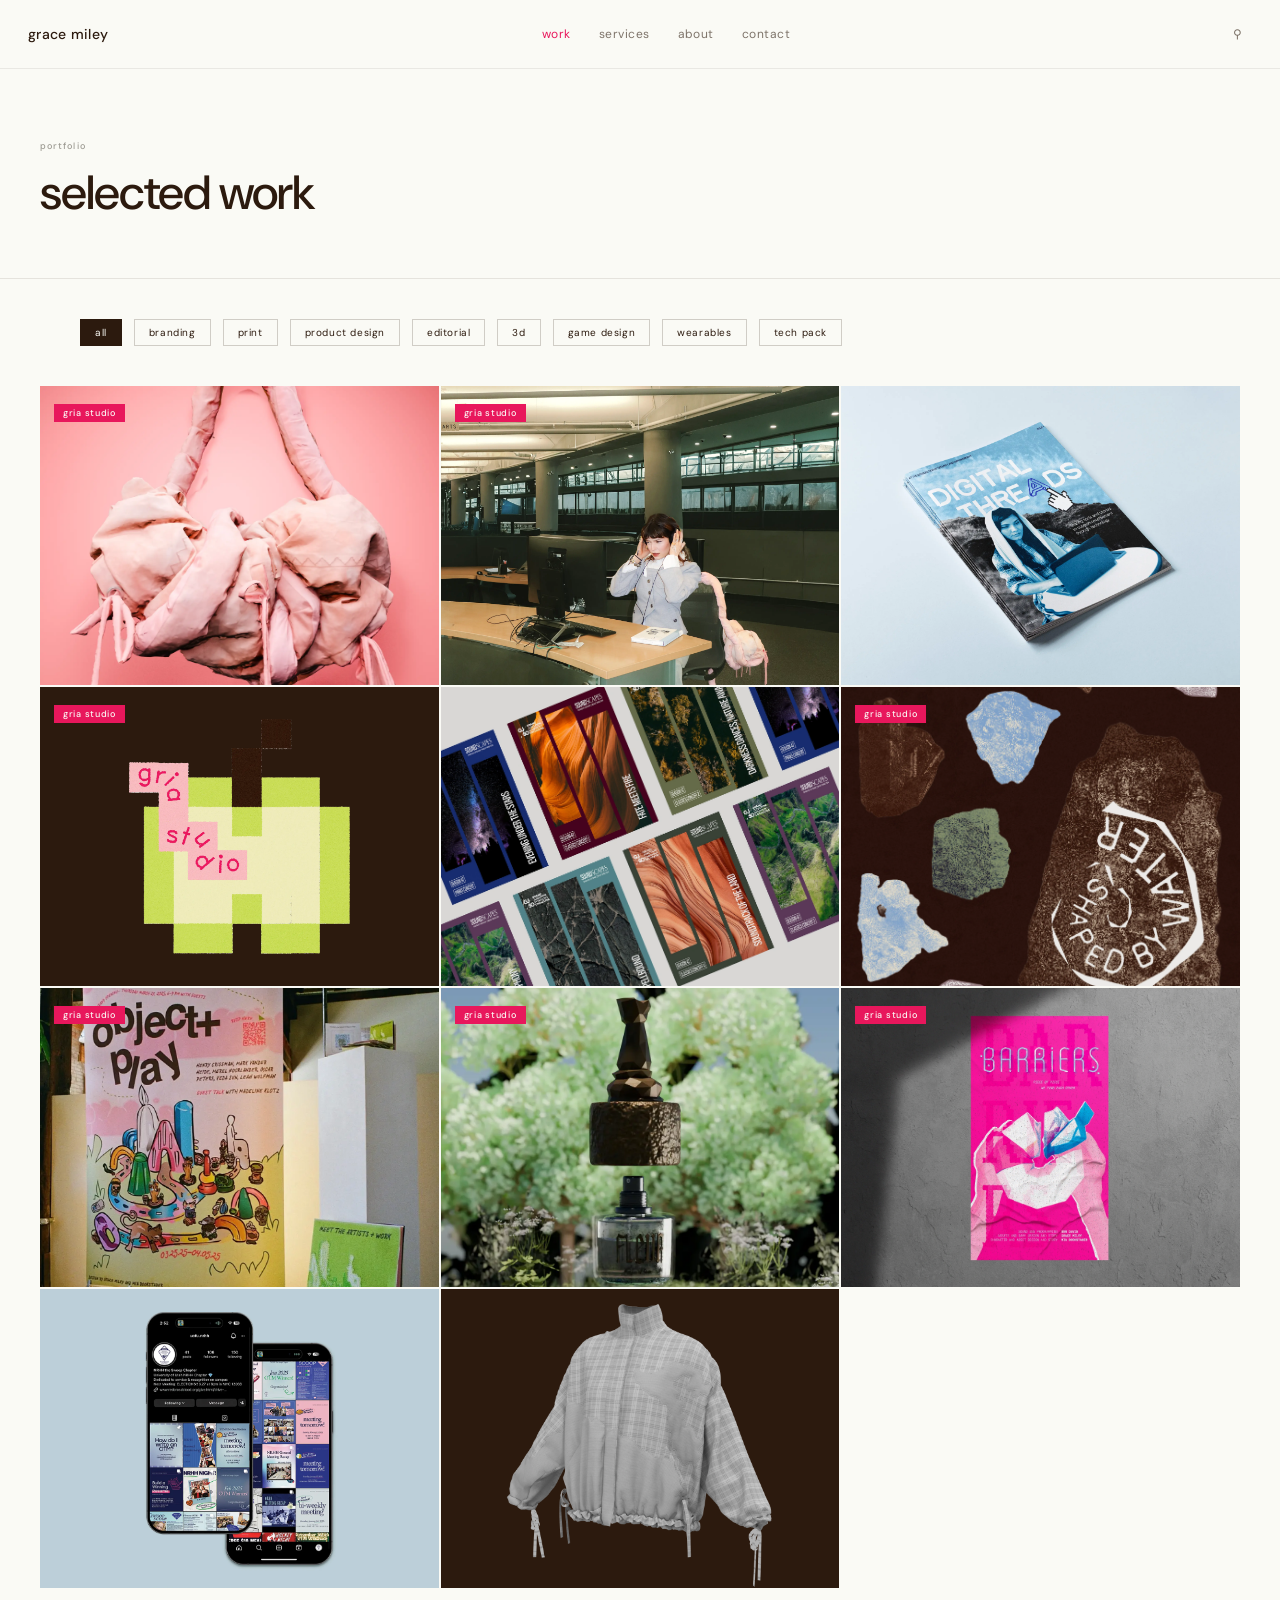
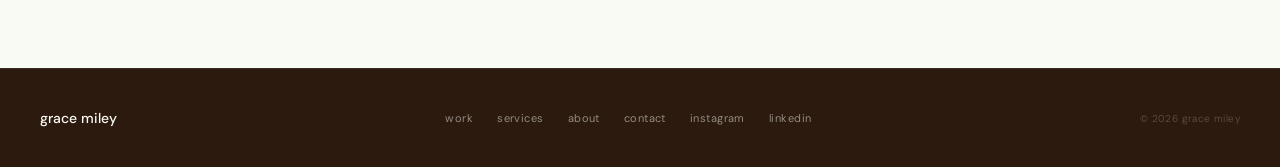
<file: work.html>
<!DOCTYPE html>
<html lang="en">
<head>
<meta charset="UTF-8">
<link rel="icon" href="data:image/svg+xml,<svg xmlns='http://www.w3.org/2000/svg' viewBox='0 0 32 32'><rect width='32' height='32' fill='%232C1A0E'/><text x='50%' y='50%' dominant-baseline='central' text-anchor='middle' font-family='DM Sans,sans-serif' font-weight='500' font-size='13' fill='%23FAFAF5'>gm</text></svg>">
<meta name="viewport" content="width=device-width, initial-scale=1.0">
<title>work — grace miley</title>
<link href="https://fonts.googleapis.com/css2?family=DM+Sans:wght@300;400;500&display=swap" rel="stylesheet">
<link rel="stylesheet" href="style.css">
<style>
.gria-pill-wrap { position: absolute; top: 14px; left: 14px; z-index: 10; }
.gria-pill-wrap .gria-pill { position: static; display: inline-block; }
.gria-callout { position: absolute; top: calc(100% + 6px); left: 0; background: var(--brown); color: var(--off-white); font-size: 10px; font-weight: 300; line-height: 1.6; padding: 10px 14px; width: 200px; pointer-events: none; opacity: 0; transition: opacity 0.2s; border-left: 2px solid var(--hot-pink); z-index: 20; text-transform: lowercase; }
.gria-pill-wrap:hover .gria-callout { opacity: 1; }
</style>
</head>
<body>

<header>
  <a href="index.html" class="logo">grace miley</a>
  <nav>
    <a href="work.html" class="active">work</a>
    <a href="https://griadesign.com/contact" target="_blank">services</a>
    <a href="index.html#about">about</a>
    <a href="contact.html">contact</a>
  </nav>
  <div class="search-wrap">
    <button class="search-icon" aria-label="search">&#9906;</button>
    <div class="search-input-wrap">
      <input class="search-input" type="text" placeholder="search projects...">
    </div>
    <div class="search-dropdown"></div>
  </div>
</header>

<div class="page-header">
  <div class="page-header-label">portfolio</div>
  <h1>selected work</h1>
</div>

<section class="projects" style="padding-top: 40px;">
  <div class="work-filters">
    <button class="filter-btn active" data-filter="all">all</button>
    <button class="filter-btn" data-filter="branding">branding</button>
    <button class="filter-btn" data-filter="print">print</button>
    <button class="filter-btn" data-filter="product">product design</button>
    <button class="filter-btn" data-filter="editorial">editorial</button>
    <button class="filter-btn" data-filter="3d">3d</button>
    <button class="filter-btn" data-filter="game">game design</button>
    <button class="filter-btn" data-filter="wearables">wearables</button>
    <button class="filter-btn" data-filter="tech-pack">tech pack</button>
  </div>

  <div class="grid">

    <a href="go-with-your-gut-bag.html" class="grid-item" data-cat="branding wearables soft-goods product tech-pack">
      <div class="gria-pill-wrap"><span class="gria-pill">gria studio</span><div class="gria-callout">gria design studio — a multi-disciplinary creative studio co-founded with mia bookstaber, working across branding, product design, and creative direction.</div></div>
      <img src="/images/bagpic1.webp" alt="go with your gut bag" loading="lazy" decoding="async">
      <div class="grid-item-info">
        <span class="grid-item-title">go with your gut bag</span>
        <div class="grid-item-label"><span class="grid-item-cat">soft goods · fabrication · product design</span></div>
      </div>
    </a>

    <a href="ant-farm-office.html" class="grid-item" data-cat="branding wearables soft-goods product game">
      <div class="gria-pill-wrap"><span class="gria-pill">gria studio</span><div class="gria-callout">gria design studio — a multi-disciplinary creative studio co-founded with mia bookstaber, working across branding, product design, and creative direction.</div></div>
      <img src="/images/ArwynCoverphotoforMIRO (1).webp" alt="ant farm office" loading="lazy" decoding="async">
      <div class="grid-item-info">
        <span class="grid-item-title">ant farm office</span>
        <div class="grid-item-label"><span class="grid-item-cat">wearables · branding · soft goods</span></div>
      </div>
    </a>

    <a href="digital-threads.html" class="grid-item" data-cat="editorial print">
      <img src="/images/Digitalthreadsmockup.webp" alt="digital threads" loading="lazy" decoding="async">
      <div class="grid-item-info">
        <span class="grid-item-title">digital threads</span>
        <div class="grid-item-label"><span class="grid-item-cat">editorial · publication · ux</span></div>
      </div>
    </a>

    <a href="gria-studio.html" class="grid-item gria-logo-item" data-cat="branding identity">
      <div class="gria-pill-wrap"><span class="gria-pill">gria studio</span><div class="gria-callout">gria design studio — a multi-disciplinary creative studio co-founded with mia bookstaber, working across branding, product design, and creative direction.</div></div>
      <img src="/images/Artboard 15gs2 (1).webp" alt="gria studio" loading="lazy" decoding="async">
      <div class="grid-item-info">
        <span class="grid-item-title">gria studio</span>
        <div class="grid-item-label"><span class="grid-item-cat">branding · identity · creative direction</span></div>
      </div>
    </a>

    <a href="gjso-soundscapes.html" class="grid-item" data-cat="branding print identity">
      <img src="/images/Mockup (2).webp" alt="gjso soundscapes" loading="lazy" decoding="async">
      <div class="grid-item-info">
        <span class="grid-item-title">gjso soundscapes</span>
        <div class="grid-item-label"><span class="grid-item-cat">branding · print · identity system</span></div>
      </div>
    </a>

    <a href="shaped-by-water.html" class="grid-item" data-cat="branding print">
      <div class="gria-pill-wrap"><span class="gria-pill">gria studio</span><div class="gria-callout">gria design studio — a multi-disciplinary creative studio co-founded with mia bookstaber, working across branding, product design, and creative direction.</div></div>
      <img src="/images/SBWposterpromotion11102.webp" alt="shaped by water" loading="lazy" decoding="async">
      <div class="grid-item-info">
        <span class="grid-item-title">shaped by water</span>
        <div class="grid-item-label"><span class="grid-item-cat">branding · print · exhibition</span></div>
      </div>
    </a>

    <a href="object-and-play.html" class="grid-item" data-cat="editorial print branding">
      <div class="gria-pill-wrap"><span class="gria-pill">gria studio</span><div class="gria-callout">gria design studio — a multi-disciplinary creative studio co-founded with mia bookstaber, working across branding, product design, and creative direction.</div></div>
      <img src="/images/Objectandplayhero.webp" alt="object + play" loading="lazy" decoding="async">
      <div class="grid-item-info">
        <span class="grid-item-title">object + play</span>
        <div class="grid-item-label"><span class="grid-item-cat">event design · print · illustration</span></div>
      </div>
    </a>

    <a href="missing-piece-fleur.html" class="grid-item" data-cat="product 3d branding tech-pack">
      <div class="gria-pill-wrap"><span class="gria-pill">gria studio</span><div class="gria-callout">gria design studio — a multi-disciplinary creative studio co-founded with mia bookstaber, working across branding, product design, and creative direction.</div></div>
      <img src="/images/FinalImage (2).webp" alt="missing piece / fleur" loading="lazy" decoding="async">
      <div class="grid-item-info">
        <span class="grid-item-title">missing piece / fleur</span>
        <div class="grid-item-label"><span class="grid-item-cat">product design · packaging · 3d</span></div>
      </div>
    </a>

    <a href="barriers.html" class="grid-item" data-cat="game 3d branding">
      <div class="gria-pill-wrap"><span class="gria-pill">gria studio</span><div class="gria-callout">gria design studio — a multi-disciplinary creative studio co-founded with mia bookstaber, working across branding, product design, and creative direction.</div></div>
      <img src="/images/0BF9B406-0839-49D8-AE76-B746DA3AA7C1 (1).webp" alt="barriers" loading="lazy" decoding="async">
      <div class="grid-item-info">
        <span class="grid-item-title">barriers</span>
        <div class="grid-item-label"><span class="grid-item-cat">game design · 3d · installation</span></div>
      </div>
    </a>

    <a href="nrhh-swoop.html" class="grid-item" data-cat="branding identity editorial">
      <img src="/images/phonebig.webp" alt="nrhh swoop chapter" loading="lazy" decoding="async">
      <div class="grid-item-info">
        <span class="grid-item-title">nrhh swoop chapter</span>
        <div class="grid-item-label"><span class="grid-item-cat">branding · social media · merch</span></div>
      </div>
    </a>

    <a href="imogen-jacket.html" class="grid-item" data-cat="wearables product tech-pack">
      <img src="/images/imogenjackethero.webp" alt="imogen jacket" loading="lazy" decoding="async">
      <div class="grid-item-info">
        <span class="grid-item-title">imogen jacket</span>
        <div class="grid-item-label"><span class="grid-item-cat">soft goods · wearables · fashion design</span></div>
      </div>
    </a>

  </div>
</section>

<footer>
  <span class="footer-logo">grace miley</span>
  <div class="footer-links">
    <a href="work.html">work</a>
    <a href="https://griadesign.com/contact" target="_blank">services</a>
    <a href="index.html#about">about</a>
    <a href="contact.html">contact</a>
    <a href="https://www.instagram.com/gracmiley/" target="_blank">instagram</a>
    <a href="https://www.linkedin.com/in/grace-miley-101b8b298/" target="_blank">linkedin</a>
  </div>
  <span class="footer-copy">© 2026 grace miley</span>
</footer>

<script src="main.js"></script>
</body>
</html>
</file>
<file: style.css>
*, *::before, *::after { box-sizing: border-box; margin: 0; padding: 0; }

:root {
  --pink:      #F9D0DC;
  --blush:     #F4A0B8;
  --hot-pink:  #E8175C;
  --brown:     #2C1A0E;
  --off-white: #FAFAF5;
  --lime:      #C8DE6A;
  --pale-lime: #E8EFA8;
  --sky:       #7BBDD4;
  --stone:     #9C9A92;
}

html { scroll-behavior: smooth; }

body {
  font-family: 'DM Sans', sans-serif;
  font-weight: 400;
  background: var(--off-white);
  color: var(--brown);
  text-transform: lowercase;
  -webkit-font-smoothing: antialiased;
}

a { text-decoration: none; color: inherit; }

/* ============ HEADER ============ */
header {
  position: fixed;
  top: 0;
  left: 0;
  width: 100%;
  z-index: 100;
  display: flex;
  align-items: center;
  justify-content: space-between;
  padding: 20px 28px;
  pointer-events: none;
  transition: background 0.3s, border-color 0.3s;
}

/* Non-hero pages: solid immediately via JS */
header.solid {
  background: var(--off-white);
  border-bottom: 1px solid rgba(44,26,14,0.08);
}

header.solid .logo { color: var(--brown) !important; }
header.solid nav a { color: rgba(44,26,14,0.6) !important; }
header.solid nav a:hover { color: var(--brown) !important; }
header.solid nav a.active { color: var(--hot-pink) !important; }

/* Dark header override — used on hero pages before scroll */
header.dark-header .logo { color: var(--off-white); }
header.dark-header nav a { color: rgba(250,250,245,0.75); }
header.dark-header nav a:hover { color: var(--off-white); }

header * { pointer-events: all; }

.logo {
  font-size: 14px;
  font-weight: 500;
  color: var(--brown);
  letter-spacing: 0.02em;
  transition: color 0.3s;
}

nav { display: flex; gap: 28px; }

nav a {
  font-size: 12px;
  font-weight: 400;
  color: rgba(44,26,14,0.6);
  letter-spacing: 0.04em;
  transition: color 0.2s;
}

nav a:hover { color: var(--brown); }
nav a.active { color: var(--hot-pink) !important; }

/* ============ HERO ============ */
.hero {
  display: flex;
  height: 100vh;
  min-height: 600px;
  overflow: hidden;
}

.hero-main {
  position: relative;
  flex: 1;
  overflow: hidden;
  background: var(--brown);
}

.hero-bg {
  position: absolute;
  inset: 0;
  background-size: cover;
  background-position: center center;
  background-repeat: no-repeat;
  transition: opacity 0.5s ease;
}

.hero-text {
  position: absolute;
  bottom: 36px;
  left: 36px;
  right: 36px;
  z-index: 10;
}

.hero-label {
  display: inline-block;
  font-size: 9px;
  font-weight: 400;
  color: var(--brown);
  letter-spacing: 0.14em;
  background: var(--pale-lime);
  padding: 3px 8px;
  margin-bottom: 8px;
}

.hero-title {
  display: inline;
  font-size: 40px;
  font-weight: 500;
  color: var(--brown);
  line-height: 1.15;
  letter-spacing: -0.01em;
  background: var(--pale-lime);
  padding: 2px 10px;
  box-decoration-break: clone;
  -webkit-box-decoration-break: clone;
}

.hero-title-wrap {
  display: block;
  margin-bottom: 8px;
}

.hero-desc {
  display: inline;
  font-size: 11px;
  font-weight: 300;
  color: var(--brown);
  line-height: 1.8;
  background: var(--pale-lime);
  padding: 2px 8px;
  box-decoration-break: clone;
  -webkit-box-decoration-break: clone;
}

.hero-desc-wrap {
  display: block;
  max-width: 360px;
  margin-bottom: 18px;
}

.hero-btn {
  display: inline-block;
  font-size: 11px;
  font-weight: 400;
  color: var(--brown);
  background: var(--pale-lime);
  padding: 8px 18px;
  letter-spacing: 0.06em;
  transition: background 0.2s;
}

.hero-btn:hover { background: var(--lime); }

.hero-dots {
  position: absolute;
  bottom: 22px;
  left: 50%;
  transform: translateX(-50%);
  display: flex;
  gap: 8px;
  z-index: 10;
}

.hero-dot {
  width: 5px;
  height: 5px;
  border-radius: 50%;
  background: rgba(250,250,245,0.3);
  cursor: pointer;
  border: none;
  padding: 0;
  transition: background 0.3s;
}

.hero-dot.active { background: var(--pink); }

.hero-scroll {
  position: absolute;
  bottom: 22px;
  right: 20px;
  font-size: 10px;
  font-weight: 300;
  color: rgba(250,250,245,0.3);
  letter-spacing: 0.06em;
  z-index: 10;
}

/* ============ SIDEBAR ============ */
.hero-sidebar {
  width: 60px;
  min-width: 60px;
  background: var(--brown);
  display: flex;
  flex-direction: column;
  align-items: center;
  padding: 80px 0 20px;
  position: relative;
  z-index: 20;
}

.side-item {
  width: 100%;
  height: 36px;
  display: flex;
  align-items: center;
  justify-content: center;
  cursor: pointer;
  position: relative;
  border-left: 2px solid transparent;
  transition: border-color 0.25s;
}

.side-item.active { border-left-color: var(--pink); }

.side-dot {
  width: 5px;
  height: 5px;
  border-radius: 50%;
  background: rgba(250,250,245,0.25);
  transition: background 0.25s;
}

.side-item.active .side-dot { background: var(--pink); }

.side-tooltip {
  position: absolute;
  right: 64px;
  background: var(--brown);
  color: var(--off-white);
  font-size: 10px;
  font-weight: 400;
  white-space: nowrap;
  padding: 5px 12px;
  pointer-events: none;
  opacity: 0;
  transition: opacity 0.2s;
  border-left: 2px solid var(--hot-pink);
  z-index: 30;
}

.side-item:hover .side-tooltip { opacity: 1; }

.side-num {
  position: absolute;
  bottom: 20px;
  font-size: 9px;
  color: rgba(250,250,245,0.2);
  font-weight: 300;
  writing-mode: vertical-lr;
  letter-spacing: 0.1em;
}

/* ============ PROJECT GRID ============ */
.projects {
  padding: 80px 40px;
  background: var(--off-white);
}

.projects-header {
  display: flex;
  align-items: baseline;
  justify-content: space-between;
  margin-bottom: 40px;
}

.projects-header h2 {
  font-size: 11px;
  font-weight: 500;
  letter-spacing: 0.12em;
  color: var(--stone);
}

.projects-header a {
  font-size: 11px;
  font-weight: 400;
  color: var(--hot-pink);
  letter-spacing: 0.04em;
  transition: opacity 0.2s;
}

.projects-header a:hover { opacity: 0.7; }

.grid {
  display: grid;
  grid-template-columns: repeat(3, 1fr);
  gap: 2px;
}

.grid-item {
  position: relative;
  aspect-ratio: 4/3;
  overflow: hidden;
  cursor: pointer;
  background: var(--brown);
  display: block;
}

.grid-item img {
  width: 100%;
  height: 100%;
  object-fit: cover;
  display: block;
  transition: transform 0.5s ease, opacity 0.3s ease;
}

.grid-item:hover img {
  transform: scale(1.04);
  opacity: 0.7;
}

.grid-item-info {
  position: absolute;
  bottom: 0;
  left: 0;
  right: 0;
  padding: 20px;
  opacity: 0;
  transition: opacity 0.3s;
  z-index: 10;
}

.grid-item:hover .grid-item-info { opacity: 1; }

.grid-item-title {
  display: inline;
  font-size: 14px;
  font-weight: 500;
  color: var(--brown);
  background: var(--pale-lime);
  padding: 2px 6px;
  box-decoration-break: clone;
  -webkit-box-decoration-break: clone;
  line-height: 1.6;
}

.grid-item-label {
  display: block;
  margin-top: 6px;
}

.grid-item-cat {
  display: inline;
  font-size: 9px;
  font-weight: 400;
  color: var(--brown);
  background: var(--pale-lime);
  padding: 2px 6px;
  letter-spacing: 0.08em;
  box-decoration-break: clone;
  -webkit-box-decoration-break: clone;
}

.gria-pill {
  display: inline-block;
  font-size: 9px;
  font-weight: 500;
  color: var(--off-white);
  background: var(--hot-pink);
  padding: 3px 9px;
  letter-spacing: 0.08em;
  position: absolute;
  top: 14px;
  left: 14px;
  z-index: 10;
}

/* ============ ABOUT BLURB ============ */
.about-blurb {
  padding: 80px 40px;
  display: grid;
  grid-template-columns: 1fr 1fr;
  gap: 80px;
  align-items: center;
  border-top: 1px solid rgba(44,26,14,0.1);
}

.about-blurb-label {
  font-size: 9px;
  font-weight: 500;
  letter-spacing: 0.12em;
  color: var(--stone);
  margin-bottom: 20px;
}

.about-blurb p {
  font-size: 15px;
  font-weight: 300;
  line-height: 1.8;
  color: var(--brown);
  margin-bottom: 24px;
}

.about-blurb a.text-link {
  font-size: 12px;
  font-weight: 500;
  color: var(--hot-pink);
  letter-spacing: 0.04em;
  border-bottom: 1px solid var(--hot-pink);
  padding-bottom: 2px;
  transition: opacity 0.2s;
}

.about-blurb a.text-link:hover { opacity: 0.7; }

.skill-tag {
  display: inline-block;
  font-size: 10px;
  font-weight: 400;
  color: var(--brown);
  background: var(--pink);
  padding: 6px 12px;
  margin: 2px;
  letter-spacing: 0.04em;
}

/* ============ SKILLS STRIP ============ */
.skills-strip {
  background: var(--brown);
  padding: 24px 40px;
  display: flex;
  flex-wrap: wrap;
  gap: 12px;
  align-items: center;
}

.skills-strip-label {
  font-size: 9px;
  font-weight: 500;
  letter-spacing: 0.12em;
  color: rgba(250,250,245,0.4);
  margin-right: 8px;
}

.skills-strip span {
  font-size: 10px;
  font-weight: 300;
  color: rgba(250,250,245,0.6);
  letter-spacing: 0.04em;
}

.skills-strip span::after {
  content: '·';
  margin-left: 12px;
  color: rgba(250,250,245,0.2);
}

.skills-strip span:last-child::after { content: ''; }

/* ============ PAGE HEADER (non-hero pages) ============ */
.page-header {
  padding: 140px 40px 60px;
  border-bottom: 1px solid rgba(44,26,14,0.1);
}

.page-header-label {
  font-size: 9px;
  font-weight: 500;
  letter-spacing: 0.12em;
  color: var(--stone);
  margin-bottom: 16px;
}

.page-header h1 {
  font-size: 48px;
  font-weight: 500;
  color: var(--brown);
  letter-spacing: -0.02em;
  line-height: 1.05;
}

/* ============ FOOTER ============ */
footer {
  background: var(--brown);
  padding: 40px;
  display: flex;
  align-items: center;
  justify-content: space-between;
  border-top: 1px solid rgba(250,250,245,0.08);
}

.footer-logo {
  font-size: 14px;
  font-weight: 500;
  color: var(--off-white);
}

.footer-links {
  display: flex;
  gap: 24px;
}

.footer-links a {
  font-size: 11px;
  font-weight: 400;
  color: rgba(250,250,245,0.5);
  letter-spacing: 0.04em;
  transition: color 0.2s;
}

.footer-links a:hover { color: var(--off-white); }

.footer-copy {
  font-size: 10px;
  font-weight: 300;
  color: rgba(250,250,245,0.25);
  letter-spacing: 0.04em;
}

/* ============ PROJECT PAGE ============ */
.project-hero {
  width: 100%;
  height: 70vh;
  min-height: 480px;
  object-fit: cover;
  display: block;
  background: var(--brown);
}

.project-hero-img {
  width: 100%;
  height: 70vh;
  min-height: 480px;
  object-fit: cover;
  display: block;
  cursor: pointer;
}

.project-intro {
  display: grid;
  grid-template-columns: 1fr 340px;
  gap: 80px;
  padding: 60px 40px;
  border-bottom: 1px solid rgba(44,26,14,0.1);
}

.project-title {
  font-size: 48px;
  font-weight: 500;
  color: var(--brown);
  letter-spacing: -0.02em;
  line-height: 1.05;
  margin-bottom: 20px;
}

.project-desc {
  font-size: 15px;
  font-weight: 300;
  line-height: 1.8;
  color: var(--brown);
  max-width: 540px;
}

.project-meta {
  padding-top: 8px;
}

.project-meta-row {
  display: flex;
  flex-direction: column;
  gap: 4px;
  margin-bottom: 24px;
}

.project-meta-label {
  font-size: 9px;
  font-weight: 500;
  letter-spacing: 0.12em;
  color: var(--stone);
}

.project-meta-value {
  font-size: 12px;
  font-weight: 400;
  color: var(--brown);
  line-height: 1.6;
}

.project-images {
  padding: 2px;
  display: grid;
  gap: 2px;
}

.project-images img {
  width: 100%;
  display: block;
  object-fit: cover;
}

.project-images .full { grid-column: 1 / -1; }

.project-images.two-col {
  grid-template-columns: 1fr 1fr;
}

.project-images.three-col {
  grid-template-columns: 1fr 1fr 1fr;
}

.project-nav {
  display: flex;
  justify-content: space-between;
  align-items: center;
  padding: 40px;
  border-top: 1px solid rgba(44,26,14,0.1);
}

.project-nav a {
  font-size: 12px;
  font-weight: 500;
  color: var(--hot-pink);
  letter-spacing: 0.04em;
  transition: opacity 0.2s;
}

.project-nav a:hover { opacity: 0.7; }

.project-nav-center {
  font-size: 11px;
  font-weight: 400;
  color: var(--stone);
}

/* ============ WORK PAGE ============ */
.work-filters {
  padding: 0 40px 40px;
  display: flex;
  gap: 12px;
  flex-wrap: wrap;
}

.filter-btn {
  font-family: 'DM Sans', sans-serif;
  font-size: 10px;
  font-weight: 400;
  color: var(--brown);
  background: transparent;
  border: 1px solid rgba(44,26,14,0.2);
  padding: 6px 14px;
  letter-spacing: 0.06em;
  cursor: pointer;
  transition: all 0.2s;
  text-transform: lowercase;
}

.filter-btn:hover,
.filter-btn.active {
  background: var(--brown);
  color: var(--off-white);
  border-color: var(--brown);
}

/* ============ ABOUT PAGE ============ */
.about-grid {
  display: grid;
  grid-template-columns: 1fr 1fr;
  gap: 80px;
  padding: 60px 40px;
}

.about-photo {
  width: 100%;
  aspect-ratio: 3/4;
  object-fit: cover;
  display: block;
}

.about-content-label {
  font-size: 9px;
  font-weight: 500;
  letter-spacing: 0.12em;
  color: var(--stone);
  margin-bottom: 20px;
}

.about-content p {
  font-size: 15px;
  font-weight: 300;
  line-height: 1.8;
  color: var(--brown);
  margin-bottom: 20px;
}

.about-links {
  display: flex;
  gap: 16px;
  flex-wrap: wrap;
  margin-top: 32px;
}

.about-link-btn {
  display: inline-block;
  font-size: 11px;
  font-weight: 500;
  color: var(--off-white);
  background: var(--brown);
  padding: 10px 20px;
  letter-spacing: 0.06em;
  transition: background 0.2s;
}

.about-link-btn:hover { background: var(--hot-pink); color: var(--off-white); }

.about-link-btn.outline {
  background: transparent;
  color: var(--brown);
  border: 1px solid rgba(44,26,14,0.3);
}

.about-link-btn.outline:hover { background: var(--brown); color: var(--off-white); }

.about-skills {
  padding: 60px 40px;
  border-top: 1px solid rgba(44,26,14,0.1);
}

.about-skills-label {
  font-size: 9px;
  font-weight: 500;
  letter-spacing: 0.12em;
  color: var(--stone);
  margin-bottom: 24px;
}

.about-skills-grid {
  display: grid;
  grid-template-columns: repeat(3, 1fr);
  gap: 2px;
}

.about-skill-item {
  background: var(--pink);
  padding: 20px;
}

.about-skill-name {
  font-size: 13px;
  font-weight: 500;
  color: var(--brown);
  margin-bottom: 6px;
}

.about-skill-tools {
  font-size: 10px;
  font-weight: 300;
  color: rgba(44,26,14,0.6);
  line-height: 1.6;
}

/* ============ CONTACT PAGE ============ */
.contact-wrap {
  padding: 60px 40px;
  display: grid;
  grid-template-columns: 1fr 1fr;
  gap: 80px;
  align-items: start;
}

.contact-intro p {
  font-size: 15px;
  font-weight: 300;
  line-height: 1.8;
  color: var(--brown);
  margin-bottom: 32px;
}

.contact-email {
  font-size: 24px;
  font-weight: 500;
  color: var(--hot-pink);
  letter-spacing: -0.01em;
  border-bottom: 1px solid var(--hot-pink);
  padding-bottom: 4px;
  display: inline-block;
  transition: opacity 0.2s;
}

.contact-email:hover { opacity: 0.7; }

.contact-social {
  margin-top: 40px;
}

.contact-social-label {
  font-size: 9px;
  font-weight: 500;
  letter-spacing: 0.12em;
  color: var(--stone);
  margin-bottom: 16px;
}

.contact-social-links {
  display: flex;
  flex-direction: column;
  gap: 12px;
}

.contact-social-links a {
  font-size: 13px;
  font-weight: 400;
  color: var(--brown);
  letter-spacing: 0.02em;
  transition: color 0.2s;
  display: flex;
  align-items: center;
  gap: 8px;
}

.contact-social-links a:hover { color: var(--hot-pink); }

.contact-social-links a::before {
  content: '→';
  font-size: 11px;
  color: var(--hot-pink);
}

.contact-right {
  padding-top: 8px;
}

.contact-availability {
  background: var(--pink);
  padding: 32px;
  margin-bottom: 2px;
}

.contact-availability-label {
  font-size: 9px;
  font-weight: 500;
  letter-spacing: 0.12em;
  color: var(--stone);
  margin-bottom: 12px;
}

.contact-availability p {
  font-size: 13px;
  font-weight: 300;
  line-height: 1.7;
  color: var(--brown);
}

.contact-studio {
  background: var(--brown);
  padding: 32px;
}

.contact-studio-label {
  font-size: 9px;
  font-weight: 500;
  letter-spacing: 0.12em;
  color: rgba(250,250,245,0.4);
  margin-bottom: 12px;
}

.contact-studio p {
  font-size: 13px;
  font-weight: 300;
  line-height: 1.7;
  color: rgba(250,250,245,0.7);
  margin-bottom: 16px;
}

.contact-studio a {
  font-size: 11px;
  font-weight: 500;
  color: var(--pale-lime);
  letter-spacing: 0.04em;
  transition: opacity 0.2s;
}

.contact-studio a:hover { opacity: 0.7; }

/* ============ GRIA PILL TOOLTIP ============ */
.gria-pill-wrap {
  position: absolute;
  top: 14px;
  left: 14px;
  z-index: 10;
}
.gria-pill-wrap .gria-pill {
  position: static;
  display: inline-block;
}
.gria-callout {
  position: absolute;
  top: calc(100% + 6px);
  left: 0;
  background: var(--brown);
  color: var(--off-white);
  font-size: 10px;
  font-weight: 300;
  line-height: 1.6;
  padding: 10px 14px;
  width: 200px;
  pointer-events: none;
  opacity: 0;
  transition: opacity 0.2s;
  border-left: 2px solid var(--hot-pink);
  z-index: 20;
  text-transform: lowercase;
}
.gria-pill-wrap:hover .gria-callout { opacity: 1; }

/* ============ PROJECT GALLERY ============ */
.project-gallery {
  padding: 2px;
}

.gallery-main {
  width: 100%;
  height: 80vh;
  min-height: 480px;
  object-fit: contain;
  background: var(--brown);
  display: block;
  cursor: zoom-in;
}

.gallery-main-wrap {
  position: relative;
  display: block;
  width: 100%;
}

.gallery-main-wrap .gallery-main {
  display: block;
  width: 100%;
}

.gallery-zoom-hint {
  position: absolute;
  bottom: 14px;
  right: 14px;
  background: rgba(44,26,14,0.6);
  color: var(--off-white);
  font-size: 9px;
  font-weight: 400;
  letter-spacing: 0.08em;
  padding: 5px 10px;
  pointer-events: none;
  opacity: 0;
  transition: opacity 0.3s;
}

.gallery-main-wrap:hover .gallery-zoom-hint { opacity: 1; }

.gallery-thumbs {
  display: flex;
  gap: 2px;
  margin-top: 2px;
  overflow-x: auto;
  scrollbar-width: none;
}
.gallery-thumbs::-webkit-scrollbar { display: none; }

.gallery-thumb {
  flex-shrink: 0;
  width: 100px;
  height: 70px;
  object-fit: cover;
  cursor: pointer;
  opacity: 0.55;
  transition: opacity 0.2s;
  border: 2px solid transparent;
}
.gallery-thumb:hover { opacity: 0.85; }
.gallery-thumb.active { opacity: 1; border-color: var(--hot-pink); }

/* lightbox */
.gallery-lightbox {
  display: none;
  position: fixed;
  inset: 0;
  background: rgba(44,26,14,0.95);
  z-index: 999;
  align-items: center;
  justify-content: center;
}
.gallery-lightbox.open { display: flex; }
.gallery-lightbox img {
  max-width: 92vw;
  max-height: 90vh;
  object-fit: contain;
  display: block;
  cursor: zoom-out;
}

.gallery-lightbox.maximized img {
  max-width: 100vw;
  max-height: 100vh;
  width: 100vw;
  height: 100vh;
  object-fit: contain;
}

.gallery-maximize-btn {
  position: absolute;
  top: 20px;
  left: 24px;
  font-size: 13px;
  color: var(--off-white);
  cursor: pointer;
  background: none;
  border: none;
  font-family: inherit;
  padding: 8px;
  opacity: 0.6;
  transition: opacity 0.2s;
  letter-spacing: 0.04em;
}

.gallery-maximize-btn:hover { opacity: 1; }
.gallery-lightbox-close {
  position: absolute;
  top: 20px;
  right: 24px;
  font-size: 24px;
  color: var(--off-white);
  cursor: pointer;
  background: none;
  border: none;
  font-family: inherit;
  line-height: 1;
}
.gallery-lightbox-prev,
.gallery-lightbox-next {
  position: absolute;
  top: 50%;
  transform: translateY(-50%);
  font-size: 20px;
  color: var(--off-white);
  cursor: pointer;
  background: none;
  border: none;
  font-family: inherit;
  padding: 12px;
  opacity: 0.6;
  transition: opacity 0.2s;
}
.gallery-lightbox-prev:hover,
.gallery-lightbox-next:hover { opacity: 1; }
.gallery-lightbox-prev { left: 20px; }
.gallery-lightbox-next { right: 20px; }
.gallery-caption {
  position: absolute;
  bottom: 20px;
  left: 50%;
  transform: translateX(-50%);
  font-size: 10px;
  font-weight: 300;
  color: rgba(250,250,245,0.5);
  letter-spacing: 0.08em;
  white-space: nowrap;
}

/* Gria studio image padding in grid */
.grid-item.contains-logo img {
  object-fit: contain;
  padding: 20px;
  background: var(--off-white);
}

.grid-item.gria-logo-item img {
  object-fit: contain !important;
  padding: 32px;
}

/* gria studio hero in project page */
.gallery-main.gria-contain {
  object-fit: contain;
  background: var(--off-white);
  padding: 40px;
}

/* Sticky project nav */
.project-nav-sticky {
  position: sticky;
  bottom: 0;
  background: var(--off-white);
  border-top: 1px solid rgba(44,26,14,0.1);
  z-index: 50;
}

/* Hero clickable overlay on hover */
.hero-main-link {
  position: absolute;
  inset: 0;
  z-index: 15;
  cursor: pointer;
  background: transparent;
  transition: background 0.3s;
  display: flex;
  align-items: center;
  justify-content: center;
  text-decoration: none;
}
.hero-main-link:hover {
  background: rgba(240, 234, 191, 0.30);
}
.hero-view-label {
  opacity: 0;
  transition: opacity 0.3s;
  font-size: 13px;
  font-weight: 500;
  color: var(--brown);
  letter-spacing: 0.12em;
  background: var(--pale-lime);
  padding: 10px 28px;
  pointer-events: none;
}
.hero-main-link:hover .hero-view-label {
  opacity: 1;
}

/* Nav yellow highlight on homepage - behind each word */
.hero-nav-highlight nav a,
header.dark-header.hero-nav-highlight nav a {
  background: var(--pale-lime) !important;
  color: var(--brown) !important;
  padding: 3px 8px !important;
  box-decoration-break: clone;
  -webkit-box-decoration-break: clone;
}
.hero-nav-highlight .logo,
header.dark-header.hero-nav-highlight .logo {
  background: var(--pale-lime) !important;
  color: var(--brown) !important;
  padding: 3px 8px !important;
}

/* Hero bg contain for certain projects */
.hero-bg.hero-contain {
  background-size: contain;
  background-repeat: no-repeat;
  background-color: var(--off-white);
}

/* ============ SEARCH BAR ============ */
.search-wrap {
  position: relative;
  display: flex;
  align-items: center;
  pointer-events: all;
}

.search-icon {
  width: 28px;
  height: 28px;
  display: flex;
  align-items: center;
  justify-content: center;
  cursor: pointer;
  font-size: 12px;
  font-family: 'DM Sans', sans-serif;
  font-weight: 400;
  letter-spacing: 0.04em;
  transition: color 0.2s;
  background: none;
  border: none;
  padding: 0;
  color: rgba(44,26,14,0.6);
}

/* Match nav link colors exactly */
header.solid .search-icon { color: rgba(44,26,14,0.6); }
header.solid .search-icon:hover { color: var(--brown); }
header.dark-header .search-icon { color: rgba(250,250,245,0.75); }
header.dark-header .search-icon:hover { color: var(--off-white); }
header.hero-nav-highlight .search-icon {
  background: var(--pale-lime) !important;
  color: var(--brown) !important;
  padding: 3px 8px !important;
}

.search-input-wrap {
  position: absolute;
  right: 32px;
  top: 50%;
  transform: translateY(-50%);
  width: 0;
  overflow: hidden;
  transition: width 0.3s ease;
}

.search-input-wrap.open {
  width: 180px;
}

.search-input {
  width: 100%;
  font-family: 'DM Sans', sans-serif;
  font-size: 11px;
  font-weight: 400;
  letter-spacing: 0.04em;
  text-transform: lowercase;
  outline: none;
  border: none;
  border-bottom: 1px solid currentColor;
  padding: 4px 0;
  background: transparent;
  color: inherit;
}

/* On solid header (work/project pages): brown text */
header.solid .search-input {
  color: rgba(44,26,14,0.7);
  border-bottom-color: rgba(44,26,14,0.3);
}

/* On dark hero header (homepage): off-white text */
header.dark-header .search-input {
  color: rgba(250,250,245,0.85);
  border-bottom-color: rgba(250,250,245,0.4);
}

.search-input::placeholder {
  color: inherit;
  opacity: 0.5;
}

.search-dropdown {
  position: absolute;
  top: calc(100% + 8px);
  right: 32px;
  width: 280px;
  background: var(--off-white);
  border: 1px solid rgba(44,26,14,0.12);
  box-shadow: 0 8px 24px rgba(44,26,14,0.12);
  z-index: 200;
  display: none;
}

.search-dropdown.open { display: block; }

.search-result {
  display: block;
  padding: 12px 16px;
  text-decoration: none;
  border-bottom: 1px solid rgba(44,26,14,0.06);
  transition: background 0.15s;
}

.search-result:last-child { border-bottom: none; }
.search-result:hover { background: var(--pale-lime); }

.search-result-title {
  font-size: 12px;
  font-weight: 500;
  color: var(--brown);
  display: block;
  margin-bottom: 2px;
}

.search-result-cat {
  font-size: 10px;
  font-weight: 300;
  color: var(--stone);
  letter-spacing: 0.04em;
}

.search-no-results {
  padding: 12px 16px;
  font-size: 11px;
  font-weight: 300;
  color: var(--stone);
}
</file>
